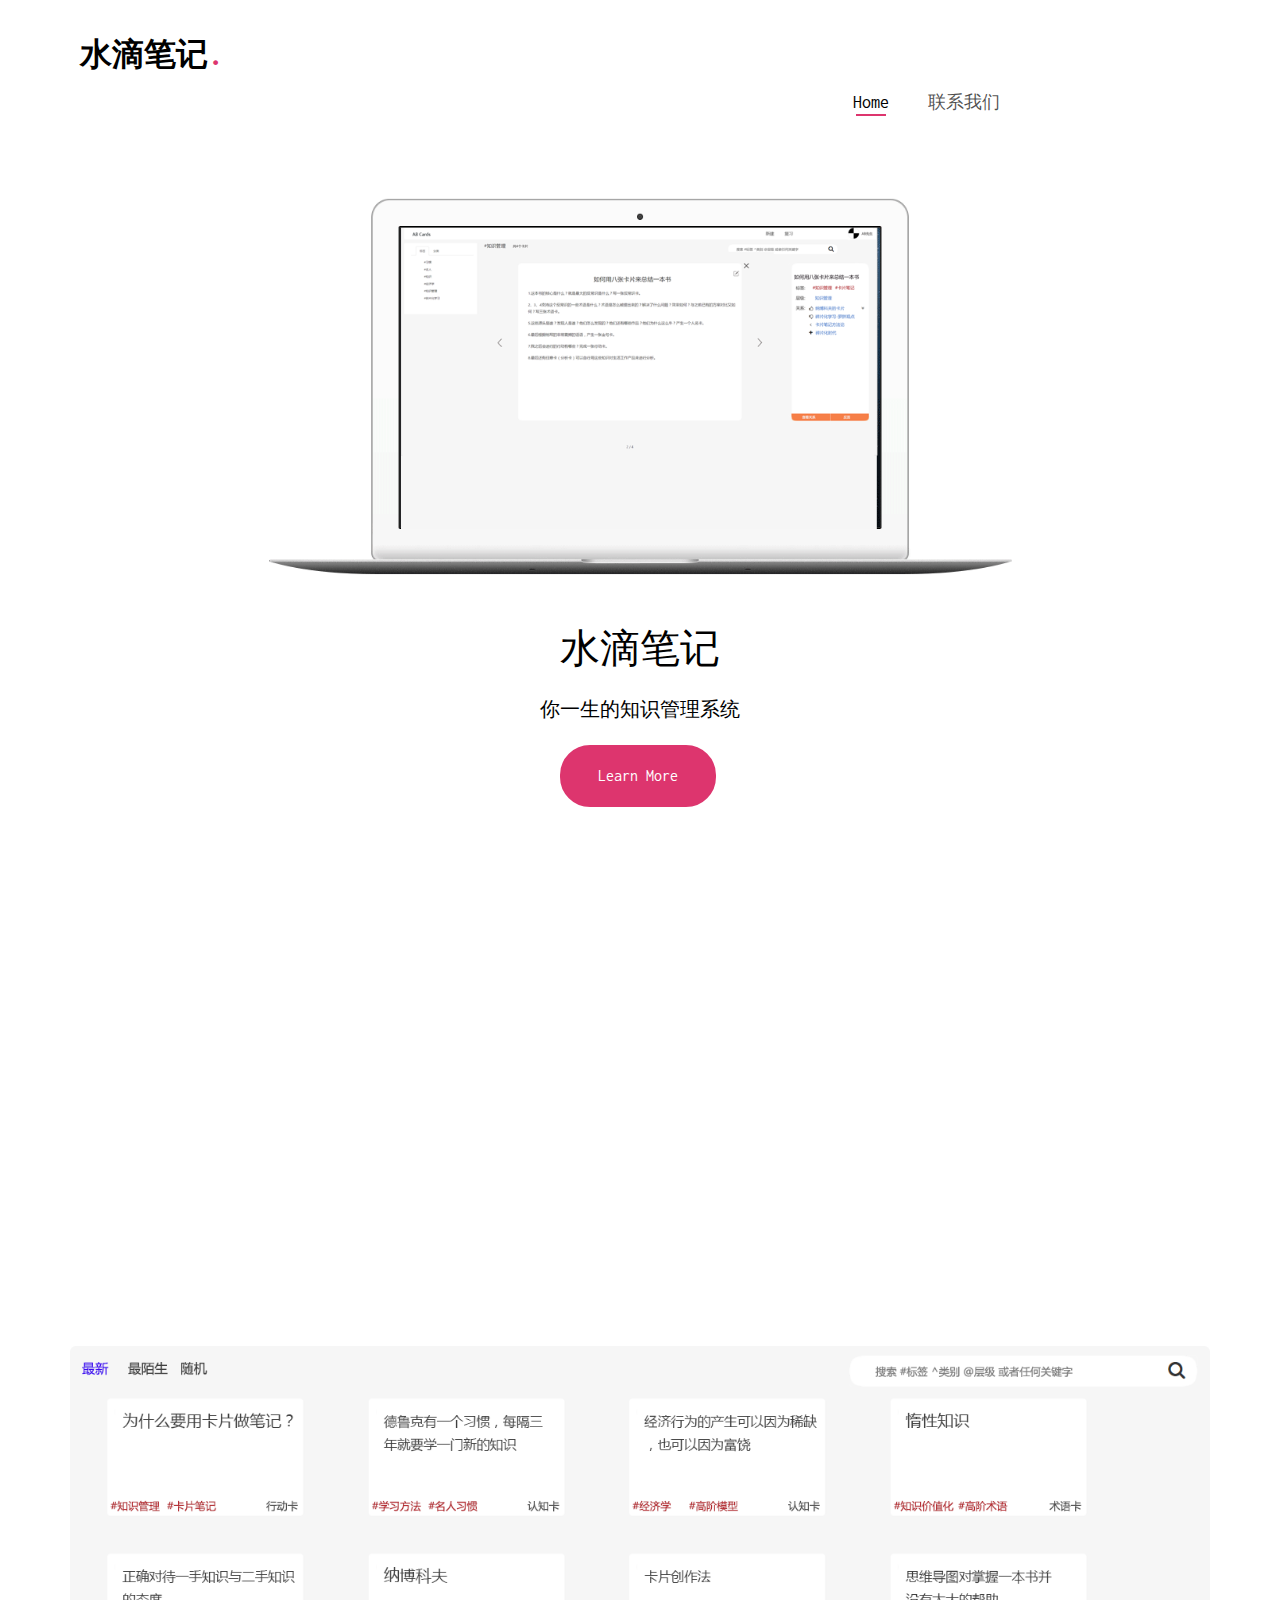
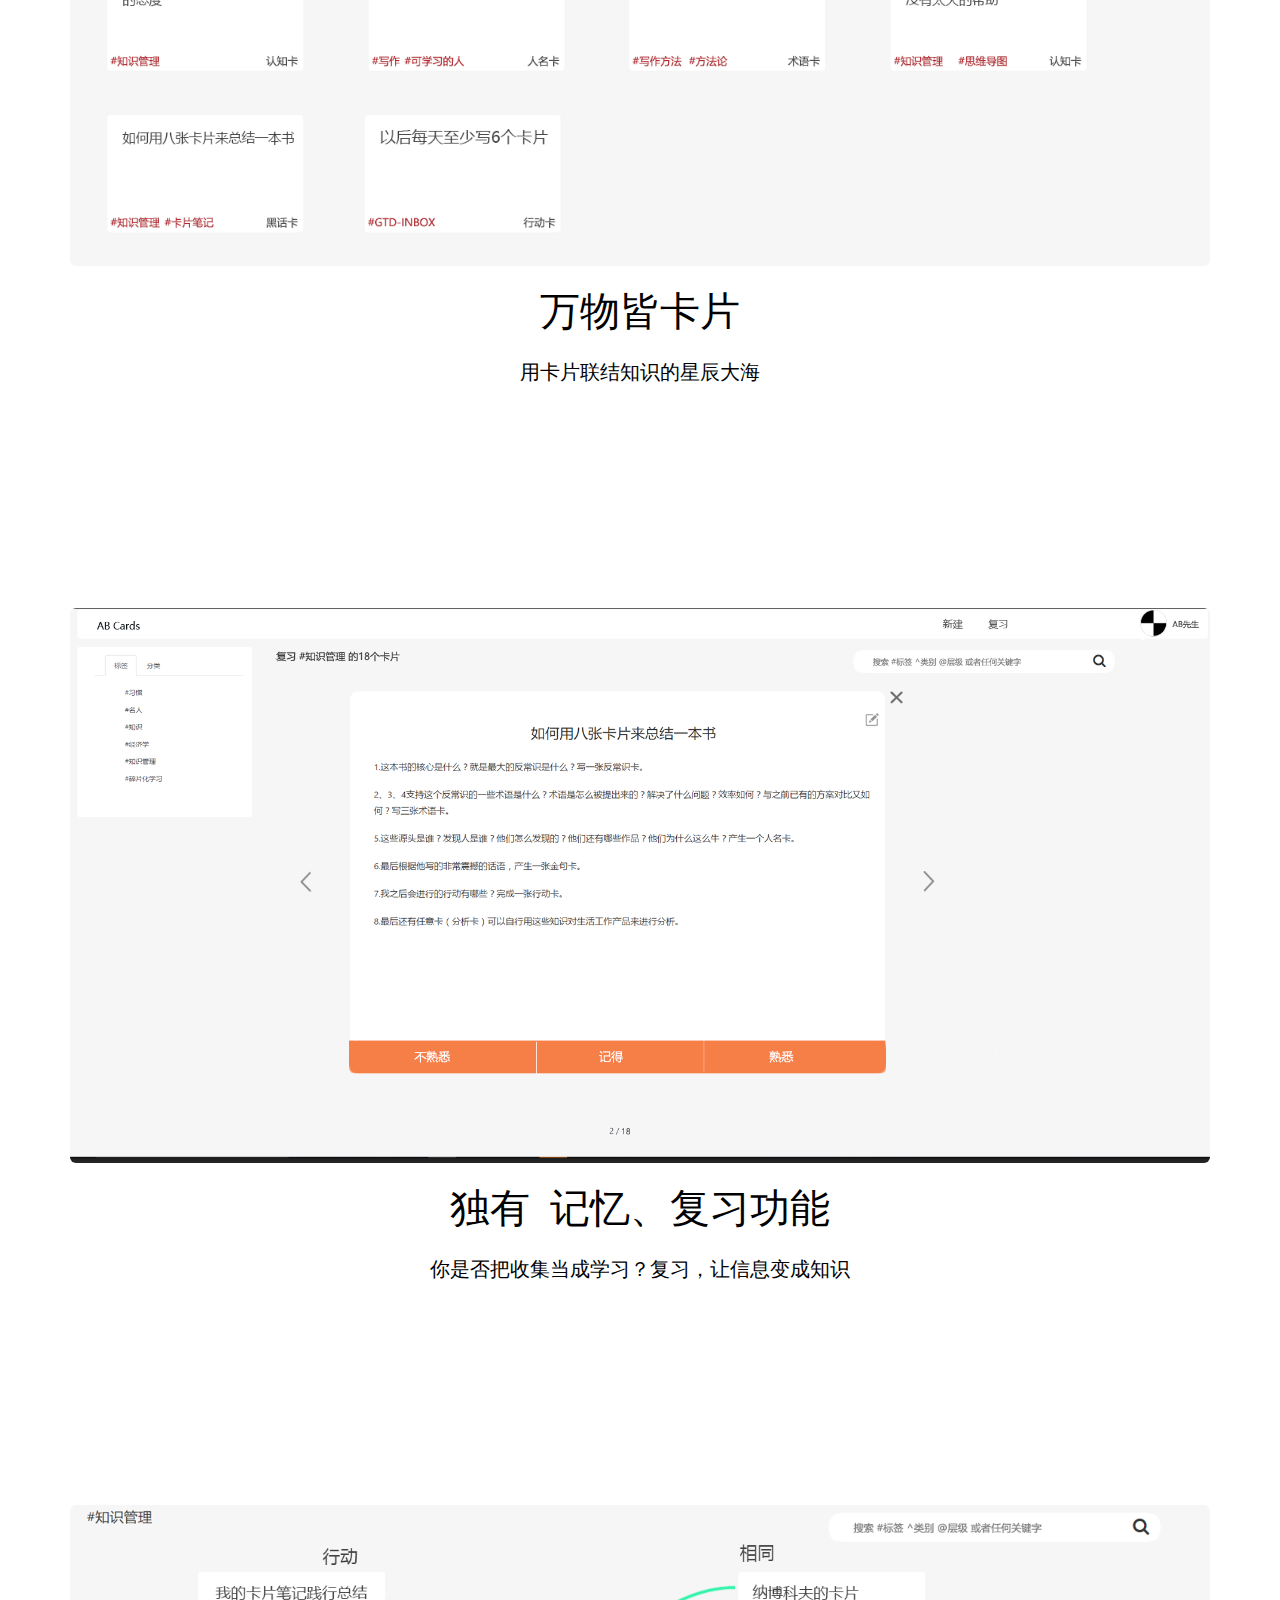
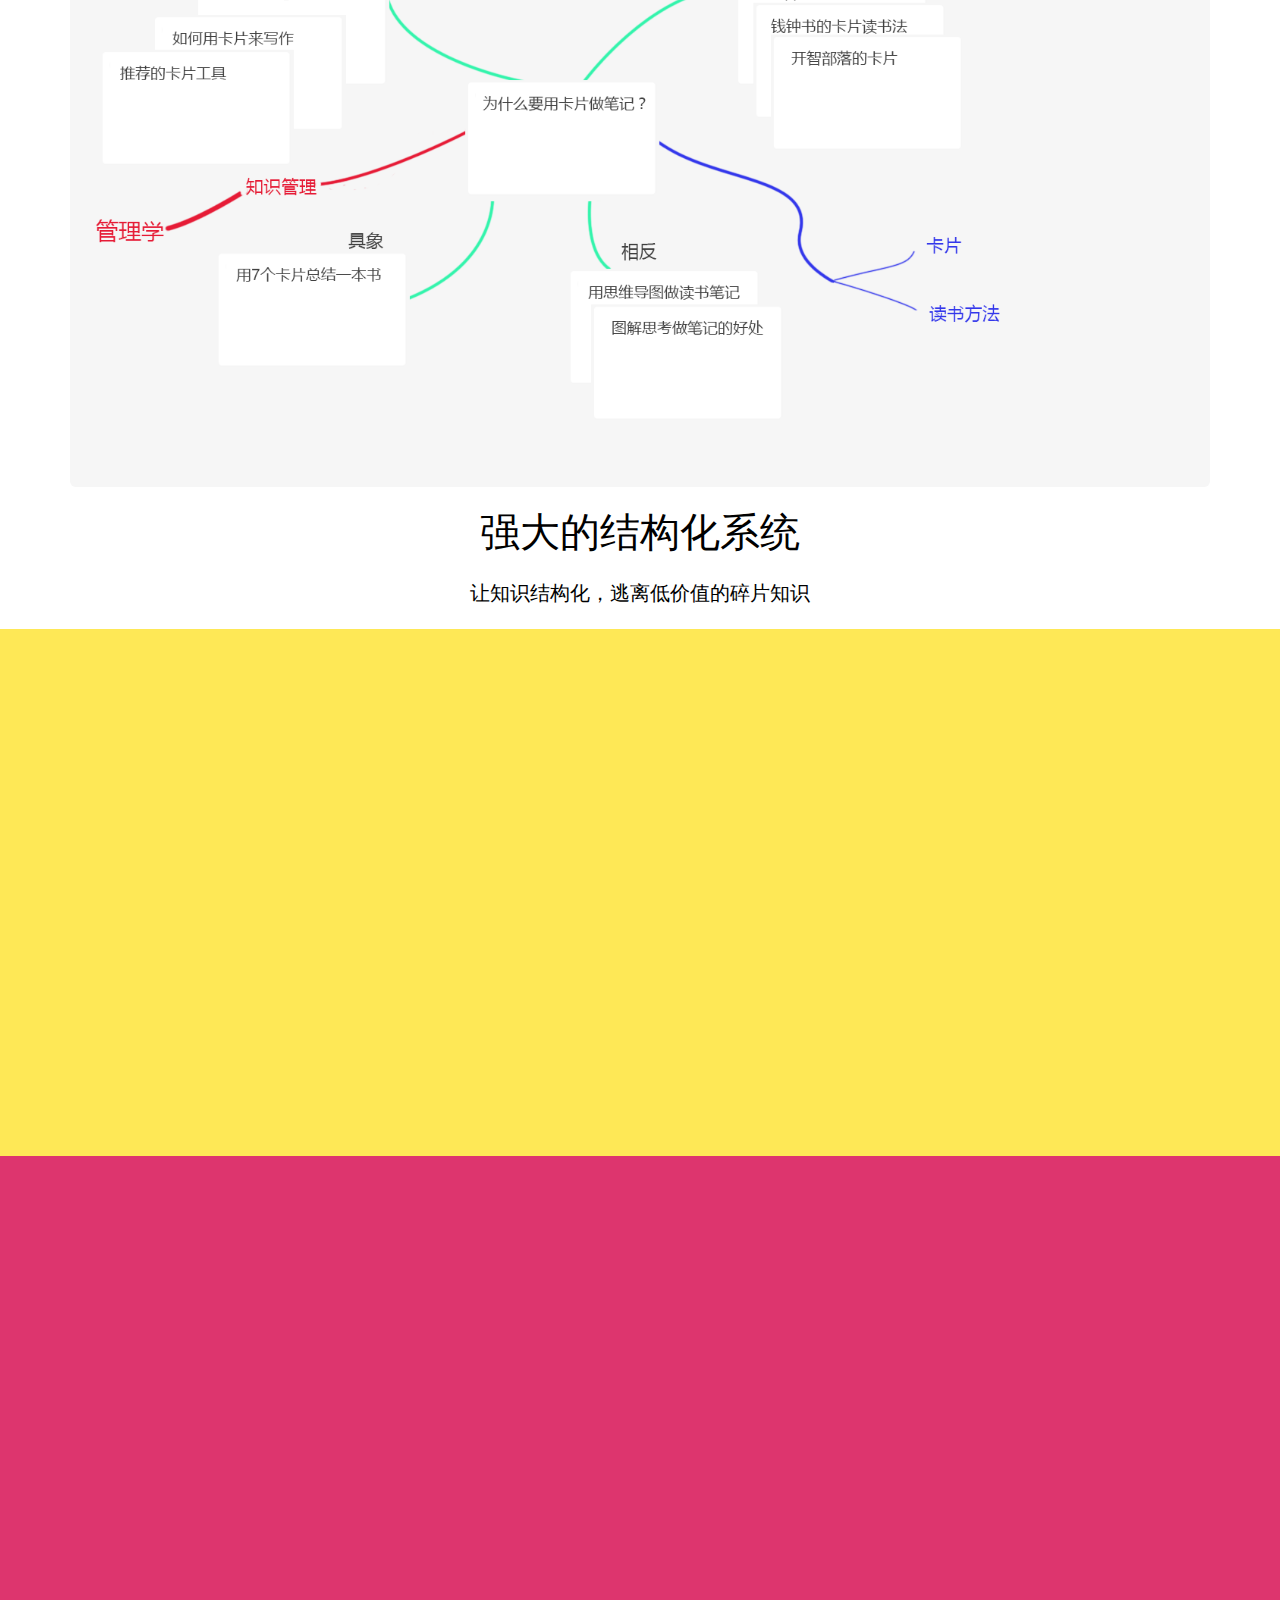
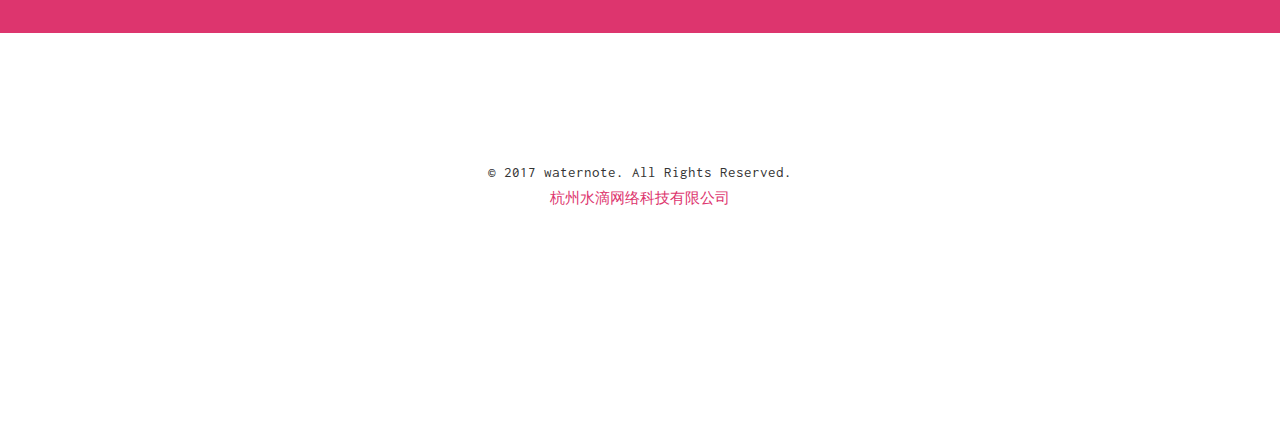
<file: index.html>
﻿<!DOCTYPE HTML>
<html>
	<head>
	<meta charset="utf-8">
	<meta http-equiv="X-UA-Compatible" content="IE=edge">
	<title>水滴笔记-你一生的知识管理系统</title>
	<meta name="viewport" content="width=device-width, initial-scale=1">
	<meta name="description" content="你一生的知识管理系统" />
	<meta name="keywords" content="水滴笔记" />
	<meta name="author" content="水滴笔记" />



  	<!-- Facebook and Twitter integration -->
	<meta property="og:title" content=""/>
	<meta property="og:image" content=""/>
	<meta property="og:url" content=""/>
	<meta property="og:site_name" content=""/>
	<meta property="og:description" content=""/>
	<meta name="twitter:title" content="" />
	<meta name="twitter:image" content="" />
	<meta name="twitter:url" content="" />
	<meta name="twitter:card" content="" />

	<!-- <link href="https://fonts.googleapis.com/css?family=Work+Sans:300,400,500,700,800" rel="stylesheet">	 -->
	<link href="https://fonts.googleapis.com/css?family=Inconsolata:400,700" rel="stylesheet">

	<!-- Animate.css -->
	<link rel="stylesheet" href="css/animate.css">
	<!-- Icomoon Icon Fonts-->
	<link rel="stylesheet" href="css/icomoon.css">
	<!-- Bootstrap  -->
	<link rel="stylesheet" href="css/bootstrap.css">
	<!-- Flexslider  -->
	<link rel="stylesheet" href="css/flexslider.css">

	<!-- Theme style  -->
	<link rel="stylesheet" href="css/style.css">

	<!-- Modernizr JS -->
	<script src="js/modernizr-2.6.2.min.js"></script>
	<!-- FOR IE9 below -->
	<!--[if lt IE 9]>
	<script src="js/respond.min.js"></script>
	<![endif]-->

	</head>
	<body>

	<div class="fh5co-loader"></div>

	<div id="page">
	<nav class="fh5co-nav" role="navigation">
		<div class="top-menu">
			<div class="container">
				<div class="row">
					<div class="col-xs-2" style="width:50%">
						<div id="fh5co-logo"><a href="index.html">水滴笔记<span>.</span></a></div>
					</div>
					<div class="col-xs-10 text-right menu-1">
						<ul>
							<li class="active"><a href="index.html">Home</a></li>

							<!--
							<li class="has-dropdown">
								<a href="blog.html">Blog</a>
								<ul class="dropdown">
									<li><a href="#">Web Design</a></li>
									<li><a href="#">eCommerce</a></li>
									<li><a href="#">Branding</a></li>
									<li><a href="#">API</a></li>
								</ul>
							</li>
							<li><a href="about.html">About</a></li>
							-->

							<li><a href="contact.html">联系我们</a></li>
							<!--
								<li class="btn-cta"><a href="#"><span>Login</span></a></li>
							-->
						</ul>
					</div>
				</div>

			</div>
		</div>
	</nav>

	<header id="fh5co-header" class="fh5co-cover js-fullheight" role="banner">
		<div class="overlay"></div>
		<div class="container">

			<div class="row">
				<div class="col-md-8 col-md-offset-2 text-center">
					<div class="display-t js-fullheight">
							<img src="images/p5.png" alt="Free HTML5 Bootstrap Template" class="img-responsive img-rounded" style="margin:20px auto;float:center;" >
							<h1 style="font-size: 40px;line-height: 1.3;font-weight: 300;">水滴笔记</h1>
							<h2 style="    font-size: 20px;line-height: 1.5;">你一生的知识管理系统</h2>
							<p><a class="btn btn-primary btn-lg btn-learn" href="#fh5----1" >Learn More</a></p>

					</div>
				</div>
			</div>
		</div>
	</header>

	<header id="fh5----1" class="fh5co-cover " role="banner" >

		<div class="overlay"></div>
		<div class="container text-center" >
										<img src="images/p1.png" alt="Free HTML5 Bootstrap Template" class="img-responsive img-rounded" style="margin:20px auto;width:100%;height:100%;margin-top:300px;" >
																		<h1 style="font-size: 40px;line-height: 1.3;font-weight: 300;">万物皆卡片</h1>
											<h2 style="    font-size: 20px;line-height: 1.5;">用卡片联结知识的星辰大海</a></h2>




		</div>
	</header>



	<header class="fh5co-cover " role="banner" >

		<div class="overlay"></div>
		<div class="container text-center" >
										<img src="images/p2.png" alt="Free HTML5 Bootstrap Template" class="img-responsive img-rounded" style="margin:20px auto;width:100%;height:100%;margin-top:200px;" >
																		<h1 style="font-size: 40px;line-height: 1.3;font-weight: 300;">	独有 记忆、复习功能</h1>
											<h2 style="    font-size: 20px;line-height: 1.5;">你是否把收集当成学习？复习，让信息变成知识</a></h2>




		</div>
	</header>

	<header class="fh5co-cover " role="banner" >

		<div class="overlay"></div>
		<div class="container text-center" >
										<img src="images/p3.png" alt="Free HTML5 Bootstrap Template" class="img-responsive img-rounded" style="margin:20px auto;width:100%;height:100%;margin-top:200px;" >
																		<h1 style="font-size: 40px;line-height: 1.3;font-weight: 300;">强大的结构化系统</h1>
											<h2 style="    font-size: 20px;line-height: 1.5;">让知识结构化，逃离低价值的碎片知识</a></h2>




		</div>
	</header>

	<div id="fh5co-features">
		<div class="container">
			<div class="services-padding">
				<div class="row">
					<div class="col-md-4 animate-box">
						<div class="feature-left">
							<span class="icon">
								<i class="icon-hotairballoon"></i>
							</span>
							<div class="feature-copy">
								<h3>卡片系统</h3>
								<p>万物皆卡片，一张卡片为一个知识点，降低启动难度，提高卡片质量</p>

							</div>
						</div>
					</div>

					<div class="col-md-4 animate-box">
						<div class="feature-left">
							<span class="icon">
								<i class="icon-search"></i>
							</span>
							<div class="feature-copy">
								<h3>复习功能</h3>
								<p>统计熟悉度，用专业化的复习系统，让你掌握知识</p>

							</div>
						</div>

					</div>
					<div class="col-md-4 animate-box">
						<div class="feature-left">
							<span class="icon">
								<i class="icon-wallet"></i>
							</span>
							<div class="feature-copy">
								<h3>自由书写</h3>
								<p>支持markdown、富文本编辑，让书写更加流畅</p>

							</div>
						</div>
					</div>
				</div>


				<div class="row">
					<div class="col-md-4 animate-box">

						<div class="feature-left">
							<span class="icon">
								<i class="icon-wine"></i>
							</span>
							<div class="feature-copy">
								<h3>标签、层级、类别</h3>
								<p>多维度属性，让你的知识更有结构，更加清晰</p>
							</div>
						</div>

					</div>

					<div class="col-md-4 animate-box">
						<div class="feature-left">
							<span class="icon">
								<i class="icon-genius"></i>
							</span>
							<div class="feature-copy">
								<h3>结构化</h3>
								<p>强大的卡片关系，让你的知识结构更加清晰</p>

							</div>
						</div>

					</div>
					<div class="col-md-4 animate-box">
						<div class="feature-left">
							<span class="icon">
								<i class="icon-chat"></i>
							</span>
							<div class="feature-copy">
								<h3>多平台、云同步</h3>
								<p>多个平台支持，采用云端同步，让你的知识触手可及</p>

							</div>
						</div>
					</div>
				</div>
			</div>
		</div>
	</div>







	<div id="fh5co-started">
		<div class="overlay"></div>
		<div class="container">
			<div class="row animate-box">
				<div class="col-md-8 col-md-offset-2 text-center fh5co-heading">
					<h2>HI </h2>
					<p>如果对产品有兴趣，愿意成为第一批用户，请联系我们</p>

					<p><a href="contact.html" class="btn btn-default btn-lg">Contact Us</a></p>
				</div>
			</div>
		</div>
	</div>

	<footer id="fh5co-footer" role="contentinfo">
		<div class="container">
			<div class="row row-pb-md">






			<div class="row copyright">
				<div class="col-md-12 text-center">
					<p>
						<small class="block">&copy; 2017 waternote. All Rights Reserved.</small>
						<small class="block"> <a  title="">杭州水滴网络科技有限公司</a></small>
					</p>
					<p>

					</p>
				</div>
			</div>

		</div>
	</footer>
	</div>

	<div class="gototop js-top">
		<a href="#" class="js-gotop"><i class="icon-arrow-up22"></i></a>
	</div>

	<!-- jQuery -->
	<script src="js/jquery.min.js"></script>
	<!-- jQuery Easing -->
	<script src="js/jquery.easing.1.3.js"></script>
	<!-- Bootstrap -->
	<script src="js/bootstrap.min.js"></script>
	<!-- Waypoints -->
	<script src="js/jquery.waypoints.min.js"></script>
	<!-- Flexslider -->
	<script src="js/jquery.flexslider-min.js"></script>
	<!-- Main -->
	<script src="js/main.js"></script>

	</body>
</html>
</file>
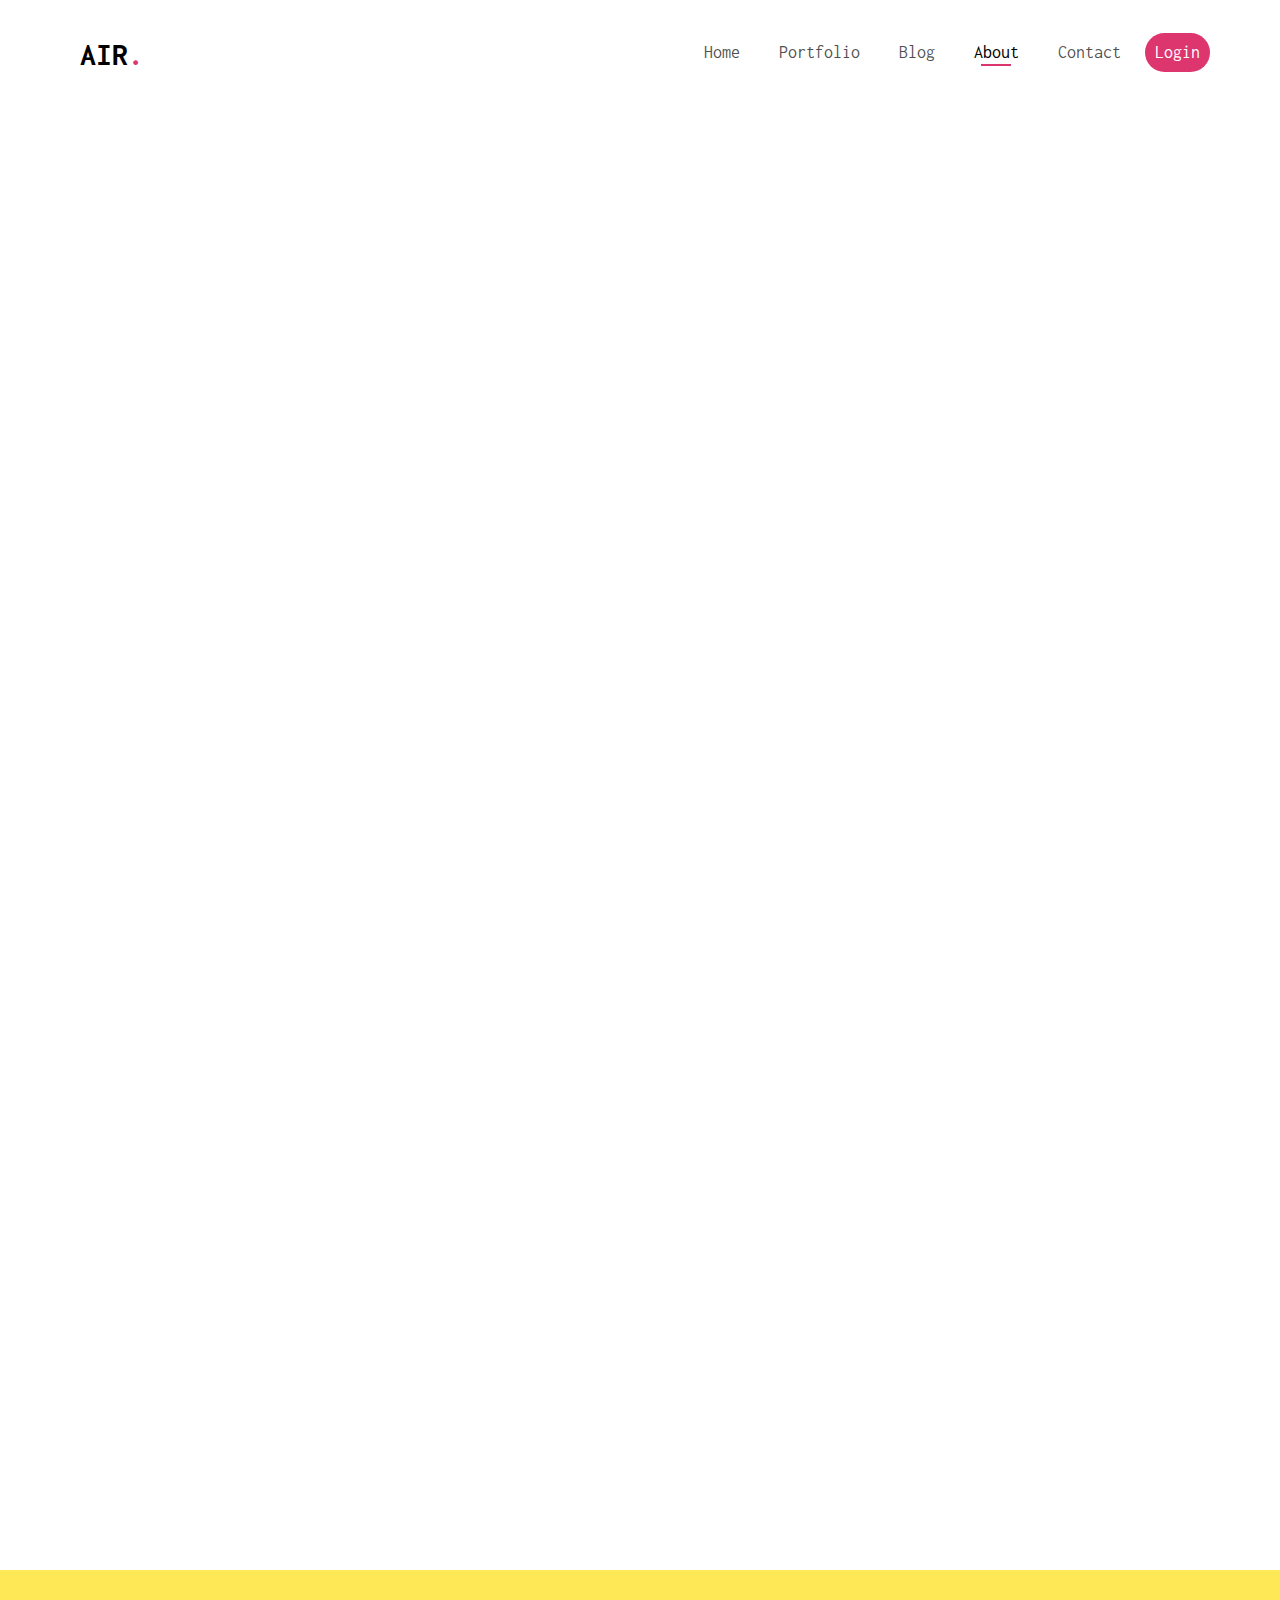
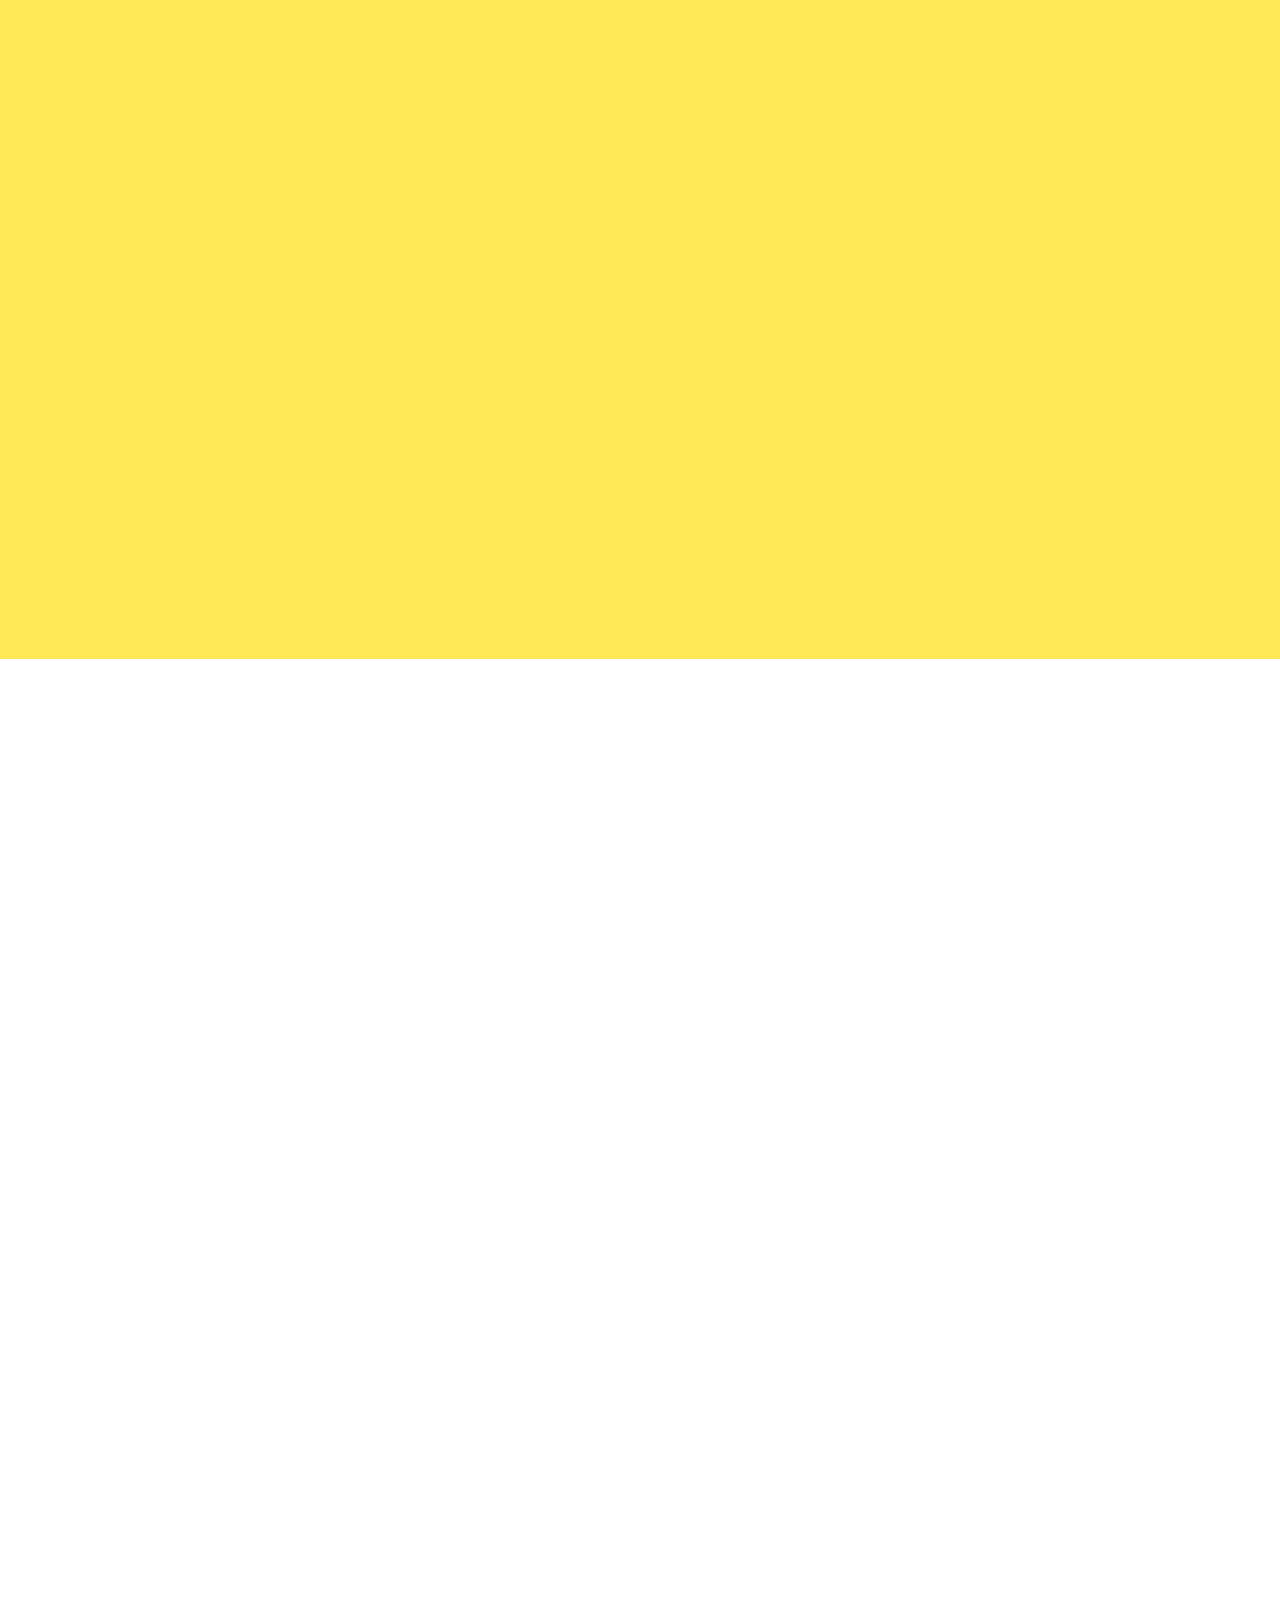
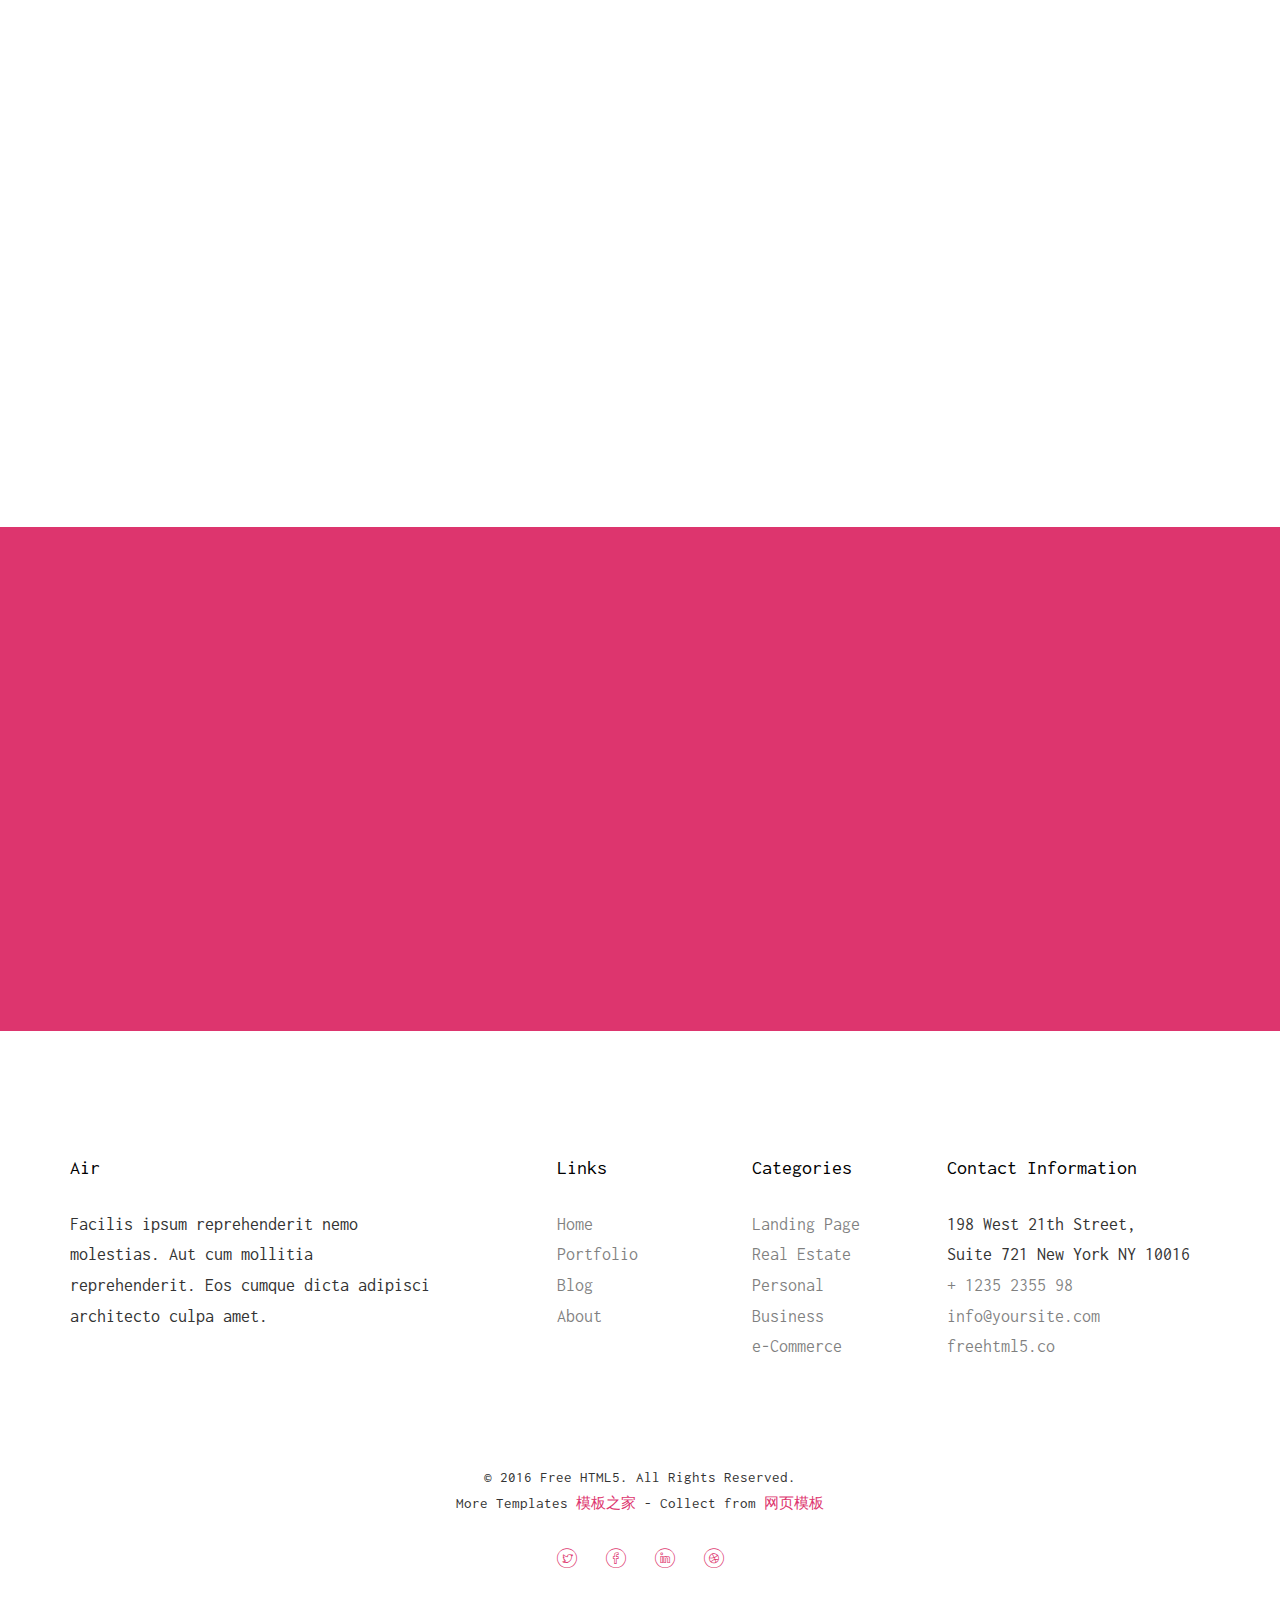
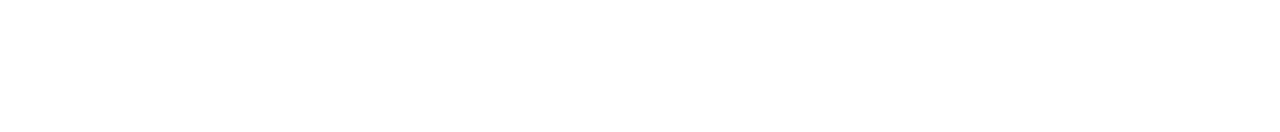
<file: about.html>
<!DOCTYPE HTML>
<html>
	<head>
	<meta charset="utf-8">
	<meta http-equiv="X-UA-Compatible" content="IE=edge">
	<title>Air &mdash; Free Website Template, Free HTML5 Template by freehtml5.co</title>
	<meta name="viewport" content="width=device-width, initial-scale=1">
	<meta name="description" content="Free HTML5 Website Template by freehtml5.co" />
	<meta name="keywords" content="free website templates, free html5, free template, free bootstrap, free website template, html5, css3, mobile first, responsive" />
	<meta name="author" content="freehtml5.co" />

	

  	<!-- Facebook and Twitter integration -->
	<meta property="og:title" content=""/>
	<meta property="og:image" content=""/>
	<meta property="og:url" content=""/>
	<meta property="og:site_name" content=""/>
	<meta property="og:description" content=""/>
	<meta name="twitter:title" content="" />
	<meta name="twitter:image" content="" />
	<meta name="twitter:url" content="" />
	<meta name="twitter:card" content="" />

	<!-- <link href="https://fonts.googleapis.com/css?family=Work+Sans:300,400,500,700,800" rel="stylesheet">	 -->
	<link href="https://fonts.googleapis.com/css?family=Inconsolata:400,700" rel="stylesheet">
	
	<!-- Animate.css -->
	<link rel="stylesheet" href="css/animate.css">
	<!-- Icomoon Icon Fonts-->
	<link rel="stylesheet" href="css/icomoon.css">
	<!-- Bootstrap  -->
	<link rel="stylesheet" href="css/bootstrap.css">
	<!-- Flexslider  -->
	<link rel="stylesheet" href="css/flexslider.css">

	<!-- Theme style  -->
	<link rel="stylesheet" href="css/style.css">

	<!-- Modernizr JS -->
	<script src="js/modernizr-2.6.2.min.js"></script>
	<!-- FOR IE9 below -->
	<!--[if lt IE 9]>
	<script src="js/respond.min.js"></script>
	<![endif]-->

	</head>
	<body>
		
	<div class="fh5co-loader"></div>
	
	<div id="page">
	<nav class="fh5co-nav" role="navigation">
		<div class="top-menu">
			<div class="container">
				<div class="row">
					<div class="col-xs-2">
						<div id="fh5co-logo"><a href="index.html">Air<span>.</span></a></div>
					</div>
					<div class="col-xs-10 text-right menu-1">
						<ul>
							<li><a href="index.html">Home</a></li>
							<li><a href="portfolio.html">Portfolio</a></li>
							<li class="has-dropdown">
								<a href="blog.html">Blog</a>
								<ul class="dropdown">
									<li><a href="#">Web Design</a></li>
									<li><a href="#">eCommerce</a></li>
									<li><a href="#">Branding</a></li>
									<li><a href="#">API</a></li>
								</ul>
							</li>
							<li class="active"><a href="about.html">About</a></li>
							<li><a href="contact.html">Contact</a></li>
							<li class="btn-cta"><a href="#"><span>Login</span></a></li>
						</ul>
					</div>
				</div>
				
			</div>
		</div>
	</nav>

	<div id="fh5co-about">
		<div class="container">
			<div class="row animate-box">
				<div class="col-md-8 col-md-offset-2 text-center fh5co-heading">
					<h2>About Us</h2>
					<p>Far far away, behind the word mountains, far from the countries Vokalia and Consonantia.</p>
				</div>
			</div>
			<div class="row animate-box">
				<div class="col-md-6 col-md-offset-3 text-center heading-section">
					<h3>Our History</h3>
					<p>Far far away, behind the word mountains, far from the countries Vokalia and Consonantia, there live the blind texts.</p>
				</div>
			</div>

			<div class="row row-bottom-padded-md">
				<div class="col-md-12 text-center animate-box">
					<p><img src="images/cover_bg_1.jpg" alt="Free HTML5 Bootstrap Template" class="img-responsive img-rounded"></p>
				</div>
			</div>
		</div>
	</div>

	<div id="fh5co-features">
		<div class="container">
			<div class="services-padding">
				<div class="row">
					<div class="col-md-4 animate-box">
						<div class="feature-left">
							<span class="icon">
								<i class="icon-hotairballoon"></i>
							</span>
							<div class="feature-copy">
								<h3>Marketing</h3>
								<p>Facilis ipsum reprehenderit nemo molestias. Aut cum mollitia reprehenderit.</p>
								<p><a href="#">Learn More <i class="icon-arrow-right22"></i></a></p>
							</div>
						</div>
					</div>

					<div class="col-md-4 animate-box">
						<div class="feature-left">
							<span class="icon">
								<i class="icon-search"></i>
							</span>
							<div class="feature-copy">
								<h3>Search Engine</h3>
								<p>Facilis ipsum reprehenderit nemo molestias. Aut cum mollitia reprehenderit.</p>
								<p><a href="#">Learn More <i class="icon-arrow-right22"></i></a></p>
							</div>
						</div>

					</div>
					<div class="col-md-4 animate-box">
						<div class="feature-left">
							<span class="icon">
								<i class="icon-wallet"></i>
							</span>
							<div class="feature-copy">
								<h3>Earn Money</h3>
								<p>Facilis ipsum reprehenderit nemo molestias. Aut cum mollitia reprehenderit.</p>
								<p><a href="#">Learn More <i class="icon-arrow-right22"></i></a></p>
							</div>
						</div>
					</div>
				</div>


				<div class="row">
					<div class="col-md-4 animate-box">

						<div class="feature-left">
							<span class="icon">
								<i class="icon-wine"></i>
							</span>
							<div class="feature-copy">
								<h3>Entrepreneur</h3>
								<p>Facilis ipsum reprehenderit nemo molestias. Aut cum mollitia reprehenderit.</p>
								<p><a href="#">Learn More <i class="icon-arrow-right22"></i></a></p>
							</div>
						</div>

					</div>

					<div class="col-md-4 animate-box">
						<div class="feature-left">
							<span class="icon">
								<i class="icon-genius"></i>
							</span>
							<div class="feature-copy">
								<h3>Stragic Plan</h3>
								<p>Facilis ipsum reprehenderit nemo molestias. Aut cum mollitia reprehenderit.</p>
								<p><a href="#">Learn More <i class="icon-arrow-right22"></i></a></p>
							</div>
						</div>

					</div>
					<div class="col-md-4 animate-box">
						<div class="feature-left">
							<span class="icon">
								<i class="icon-chat"></i>
							</span>
							<div class="feature-copy">
								<h3>Support</h3>
								<p>Facilis ipsum reprehenderit nemo molestias. Aut cum mollitia reprehenderit.</p>
								<p><a href="#">Learn More <i class="icon-arrow-right22"></i></a></p>
							</div>
						</div>
					</div>
				</div>
			</div>
		</div>
	</div>

	<div id="fh5co-content-section">
		<div class="container">
			<div class="row row-bottom-padded-md">
				<div class="col-md-8 col-md-offset-2 text-center heading-section animate-box">
					<h3>Our Team</h3>
					<p>Lorem ipsum dolor sit amet, consectetur adipisicing elit. Velit est facilis maiores, perspiciatis accusamus asperiores sint consequuntur debitis.</p>
				</div>
			</div>
		</div>
		<div class="container">
			<div class="row">
				<div class="col-md-4">
					<div class="fh5co-team text-center animate-box">
						<figure>
							<img src="images/user-1.jpg" alt="user">
						</figure>
						<p>Jean Doe, XYZ Co. <br> <span class="text-mute">Designer</span></p>
						<blockquote>
							<p>Far far away, behind the word mountains, far from the countries Vokalia and Consonantia, there live the blind texts. Far far away, behind the word mountains, far from the countries Vokalia and Consonantia, there live the blind texts.</p>
						</blockquote>
						

					</div>
				</div>
				<div class="col-md-4">
					<div class="fh5co-team text-center animate-box">
						<figure>
							<img src="images/user-2.jpg" alt="user">
						</figure>
						<p>Jean Doe, XYZ Co. <br> <span class="text-mute">Developer</span></p>
						<blockquote>
							<p>Far far away, behind the word mountains, far from the countries Vokalia and Consonantia, there live the blind texts. Far far away, behind the word mountains, far from the countries Vokalia and Consonantia, there live the blind texts.</p>
						</blockquote>
						
					</div>
				</div>
				<div class="col-md-4">
					<div class="fh5co-team text-center animate-box">
						<figure>
							<img src="images/user-3.jpg" alt="user">
						</figure>
						<p>Jean Doe, XYZ Co. <br> <span class="text-mute">Photographer</span></p>
						<blockquote>
							<p>Far far away, behind the word mountains, far from the countries Vokalia and Consonantia, there live the blind texts. Far far away, behind the word mountains, far from the countries Vokalia and Consonantia, there live the blind texts.</p>
						</blockquote>
						
					</div>
				</div>
			</div>


			<div class="row">
				<div class="col-md-4">
					<div class="fh5co-team text-center animate-box">
						<figure>
							<img src="images/user-1.jpg" alt="user">
						</figure>
						<p>Jean Doe, XYZ Co. <br> <span class="text-mute">Designer</span></p>
						<blockquote>
							<p>Far far away, behind the word mountains, far from the countries Vokalia and Consonantia, there live the blind texts. Far far away, behind the word mountains, far from the countries Vokalia and Consonantia, there live the blind texts.</p>
						</blockquote>
						

					</div>
				</div>
				<div class="col-md-4">
					<div class="fh5co-team text-center animate-box">
						<figure>
							<img src="images/user-2.jpg" alt="user">
						</figure>
						<p>Jean Doe, XYZ Co. <br> <span class="text-mute">Developer</span></p>
						<blockquote>
							<p>Far far away, behind the word mountains, far from the countries Vokalia and Consonantia, there live the blind texts. Far far away, behind the word mountains, far from the countries Vokalia and Consonantia, there live the blind texts.</p>
						</blockquote>
						
					</div>
				</div>
				<div class="col-md-4">
					<div class="fh5co-team text-center animate-box">
						<figure>
							<img src="images/user-3.jpg" alt="user">
						</figure>
						<p>Jean Doe, XYZ Co. <br> <span class="text-mute">Photographer</span></p>
						<blockquote>
							<p>Far far away, behind the word mountains, far from the countries Vokalia and Consonantia, there live the blind texts. Far far away, behind the word mountains, far from the countries Vokalia and Consonantia, there live the blind texts.</p>
						</blockquote>
						
					</div>
				</div>
			</div>
		</div>
	</div>
	
	<div id="fh5co-started">
		<div class="overlay"></div>
		<div class="container">
			<div class="row animate-box">
				<div class="col-md-8 col-md-offset-2 text-center fh5co-heading">
					<h2>Hire Us!</h2>
					<p>Facilis ipsum reprehenderit nemo molestias. Aut cum mollitia reprehenderit. Eos cumque dicta adipisci architecto culpa amet.</p>
					<p><a href="#" class="btn btn-default btn-lg">Contact Us</a></p>
				</div>
			</div>
		</div>
	</div>

	<footer id="fh5co-footer" role="contentinfo">
		<div class="container">
			<div class="row row-pb-md">
				<div class="col-md-4 fh5co-widget">
					<h4>Air</h4>
					<p>Facilis ipsum reprehenderit nemo molestias. Aut cum mollitia reprehenderit. Eos cumque dicta adipisci architecto culpa amet.</p>
				</div>
				<div class="col-md-2 col-md-push-1 fh5co-widget">
					<h4>Links</h4>
					<ul class="fh5co-footer-links">
						<li><a href="#">Home</a></li>
						<li><a href="#">Portfolio</a></li>
						<li><a href="#">Blog</a></li>
						<li><a href="#">About</a></li>
					</ul>
				</div>

				<div class="col-md-2 col-md-push-1 fh5co-widget">
					<h4>Categories</h4>
					<ul class="fh5co-footer-links">
						<li><a href="#">Landing Page</a></li>
						<li><a href="#">Real Estate</a></li>
						<li><a href="#">Personal</a></li>
						<li><a href="#">Business</a></li>
						<li><a href="#">e-Commerce</a></li>
					</ul>
				</div>

				<div class="col-md-4 col-md-push-1 fh5co-widget">
					<h4>Contact Information</h4>
					<ul class="fh5co-footer-links">
						<li>198 West 21th Street, <br> Suite 721 New York NY 10016</li>
						<li><a href="tel://1234567920">+ 1235 2355 98</a></li>
						<li><a href="mailto:info@yoursite.com">info@yoursite.com</a></li>
						<li><a href="http://#">freehtml5.co</a></li>
					</ul>
				</div>

			</div>

			<div class="row copyright">
				<div class="col-md-12 text-center">
					<p>
						<small class="block">&copy; 2016 Free HTML5. All Rights Reserved.</small> 
						<small class="block">More Templates <a href="http://www.cssmoban.com/" target="_blank" title="模板之家">模板之家</a> - Collect from <a href="http://www.cssmoban.com/" title="网页模板" target="_blank">网页模板</a></small>
					</p>
					<p>
						<ul class="fh5co-social-icons">
							<li><a href="#"><i class="icon-twitter"></i></a></li>
							<li><a href="#"><i class="icon-facebook"></i></a></li>
							<li><a href="#"><i class="icon-linkedin"></i></a></li>
							<li><a href="#"><i class="icon-dribbble"></i></a></li>
						</ul>
					</p>
				</div>
			</div>

		</div>
	</footer>
	</div>

	<div class="gototop js-top">
		<a href="#" class="js-gotop"><i class="icon-arrow-up22"></i></a>
	</div>
	
	<!-- jQuery -->
	<script src="js/jquery.min.js"></script>
	<!-- jQuery Easing -->
	<script src="js/jquery.easing.1.3.js"></script>
	<!-- Bootstrap -->
	<script src="js/bootstrap.min.js"></script>
	<!-- Waypoints -->
	<script src="js/jquery.waypoints.min.js"></script>
	<!-- Flexslider -->
	<script src="js/jquery.flexslider-min.js"></script>
	<!-- Main -->
	<script src="js/main.js"></script>

	</body>
</html>
</file>
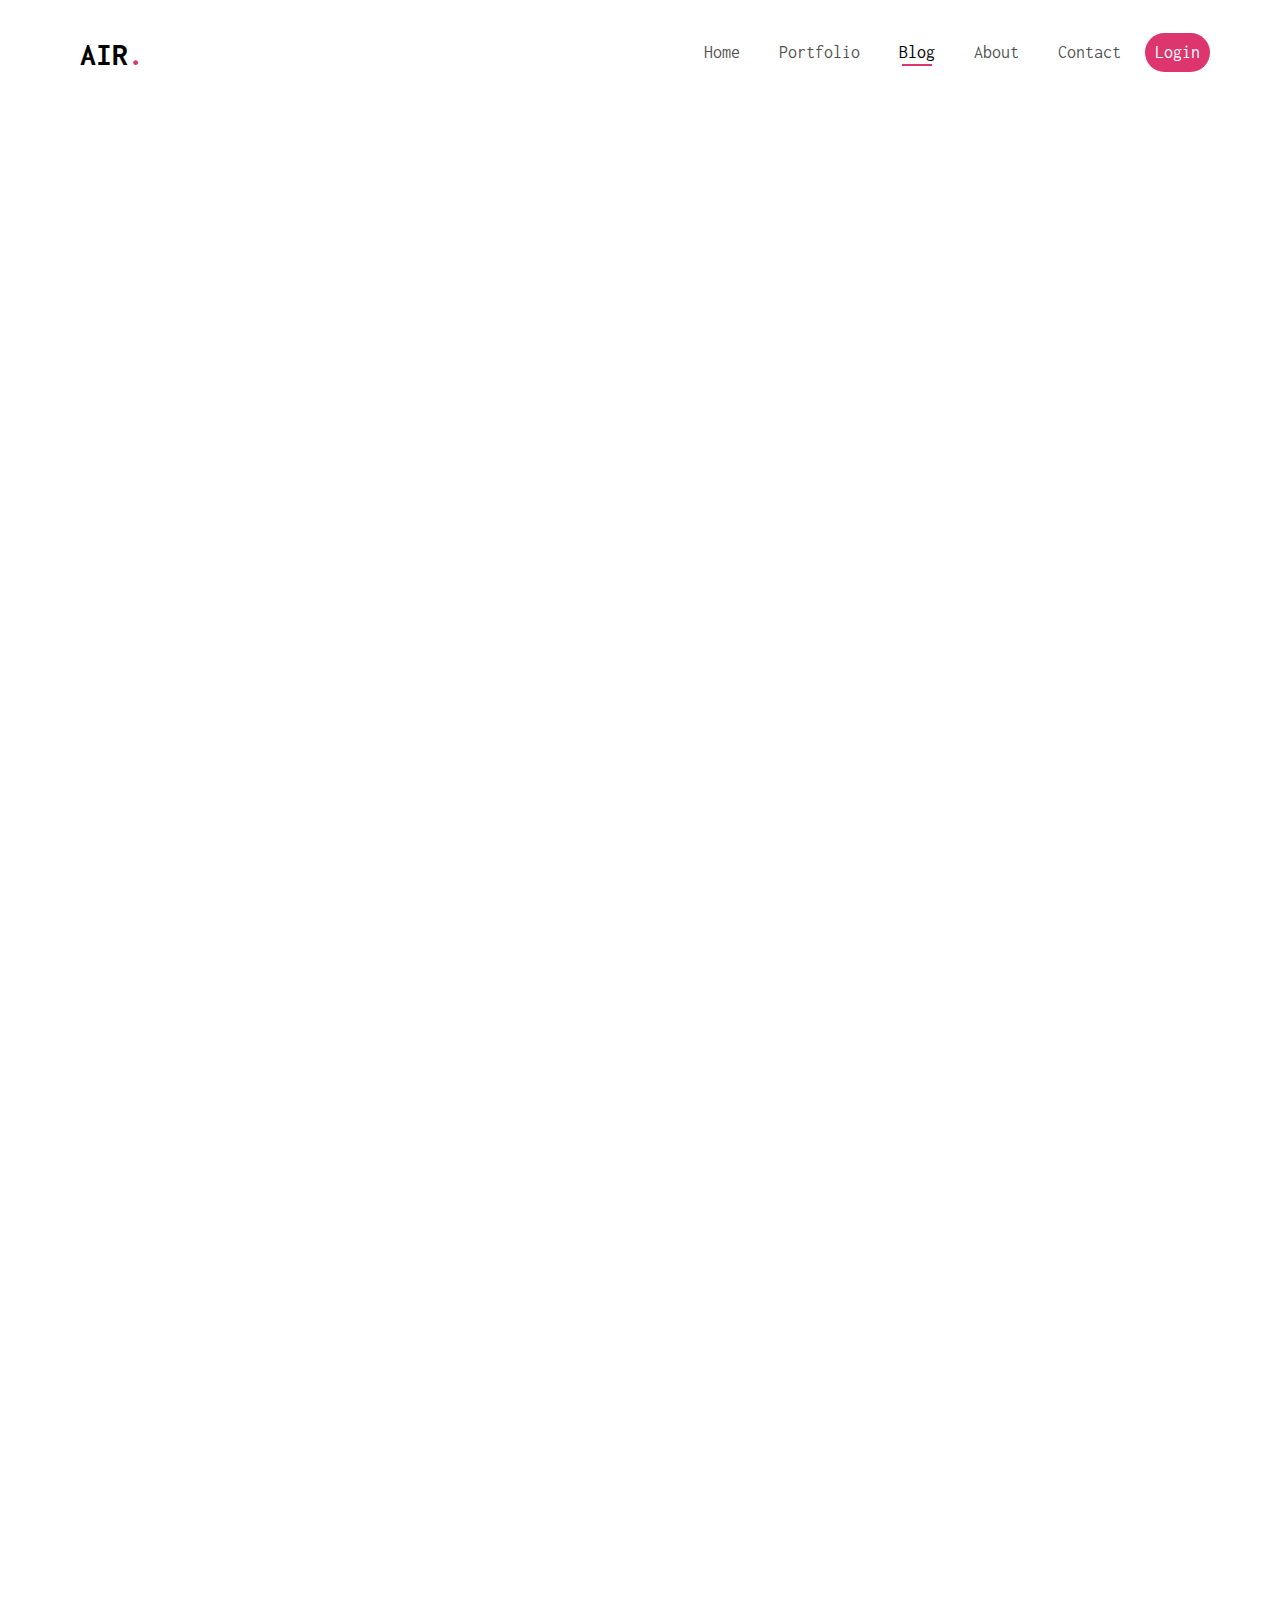
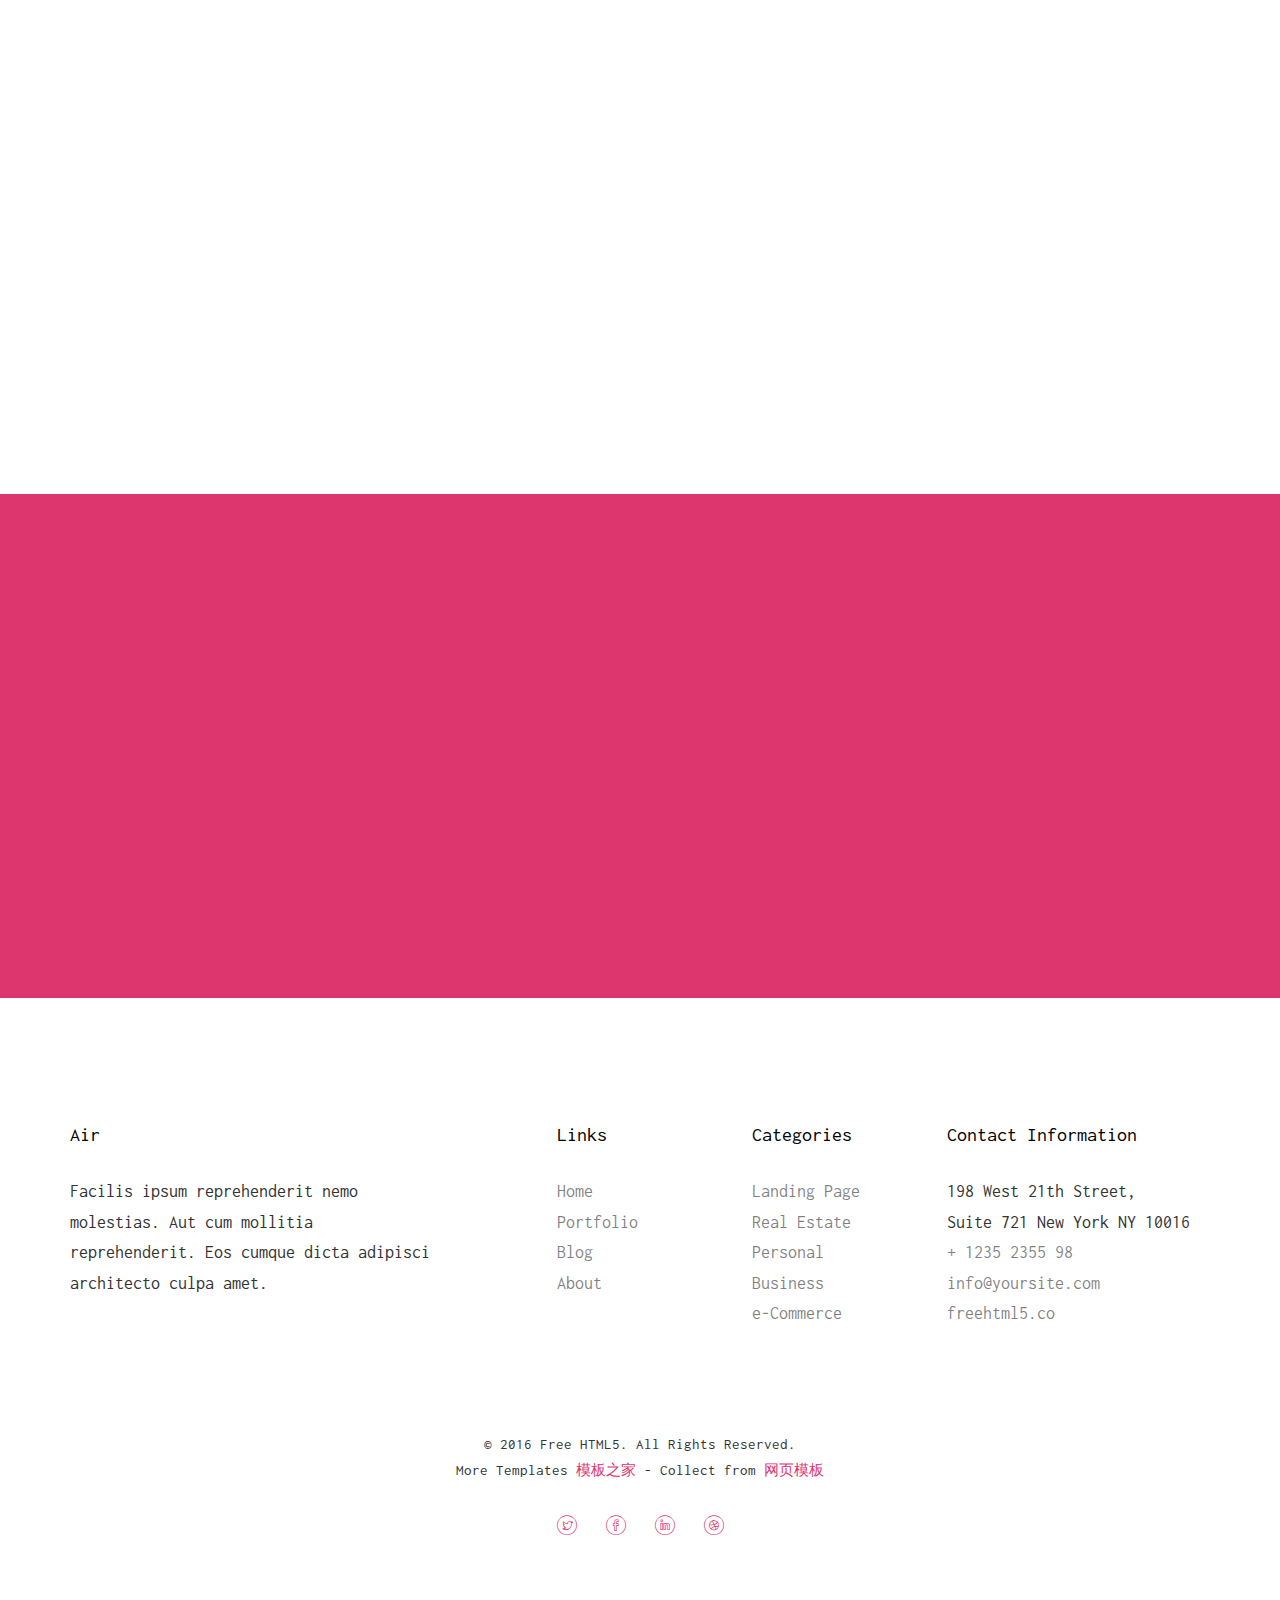
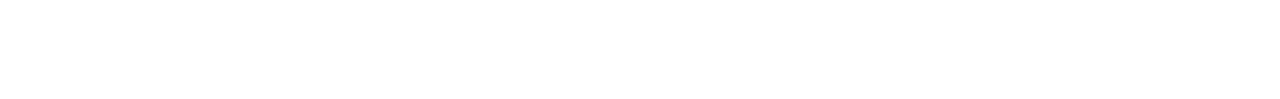
<file: blog.html>
<!DOCTYPE HTML>
<html>
	<head>
	<meta charset="utf-8">
	<meta http-equiv="X-UA-Compatible" content="IE=edge">
	<title>Air &mdash; Free Website Template, Free HTML5 Template by freehtml5.co</title>
	<meta name="viewport" content="width=device-width, initial-scale=1">
	<meta name="description" content="Free HTML5 Website Template by freehtml5.co" />
	<meta name="keywords" content="free website templates, free html5, free template, free bootstrap, free website template, html5, css3, mobile first, responsive" />
	<meta name="author" content="freehtml5.co" />

	

  	<!-- Facebook and Twitter integration -->
	<meta property="og:title" content=""/>
	<meta property="og:image" content=""/>
	<meta property="og:url" content=""/>
	<meta property="og:site_name" content=""/>
	<meta property="og:description" content=""/>
	<meta name="twitter:title" content="" />
	<meta name="twitter:image" content="" />
	<meta name="twitter:url" content="" />
	<meta name="twitter:card" content="" />

	<!-- <link href="https://fonts.googleapis.com/css?family=Work+Sans:300,400,500,700,800" rel="stylesheet">	 -->
	<link href="https://fonts.googleapis.com/css?family=Inconsolata:400,700" rel="stylesheet">
	
	<!-- Animate.css -->
	<link rel="stylesheet" href="css/animate.css">
	<!-- Icomoon Icon Fonts-->
	<link rel="stylesheet" href="css/icomoon.css">
	<!-- Bootstrap  -->
	<link rel="stylesheet" href="css/bootstrap.css">
	<!-- Flexslider  -->
	<link rel="stylesheet" href="css/flexslider.css">

	<!-- Theme style  -->
	<link rel="stylesheet" href="css/style.css">

	<!-- Modernizr JS -->
	<script src="js/modernizr-2.6.2.min.js"></script>
	<!-- FOR IE9 below -->
	<!--[if lt IE 9]>
	<script src="js/respond.min.js"></script>
	<![endif]-->

	</head>
	<body>
		
	<div class="fh5co-loader"></div>
	
	<div id="page">
	<nav class="fh5co-nav" role="navigation">
		<div class="top-menu">
			<div class="container">
				<div class="row">
					<div class="col-xs-2">
						<div id="fh5co-logo"><a href="index.html">Air<span>.</span></a></div>
					</div>
					<div class="col-xs-10 text-right menu-1">
						<ul>
							<li><a href="index.html">Home</a></li>
							<li><a href="portfolio.html">Portfolio</a></li>
							<li class="has-dropdown active">
								<a href="blog.html">Blog</a>
								<ul class="dropdown">
									<li><a href="#">Web Design</a></li>
									<li><a href="#">eCommerce</a></li>
									<li><a href="#">Branding</a></li>
									<li><a href="#">API</a></li>
								</ul>
							</li>
							<li><a href="about.html">About</a></li>
							<li><a href="contact.html">Contact</a></li>
							<li class="btn-cta"><a href="#"><span>Login</span></a></li>
						</ul>
					</div>
				</div>
				
			</div>
		</div>
	</nav>

	<div id="fh5co-blog">
		<div class="container">
			<div class="row animate-box">
				<div class="col-md-8 col-md-offset-2 text-center fh5co-heading">
					<h2>Our Blog</h2>
					<p>Far far away, behind the word mountains, far from the countries Vokalia and Consonantia.</p>
				</div>
			</div>
			<div class="row">
				<div class="col-md-4">
					<div class="fh5co-blog animate-box">
						<a href="#" class="blog-bg" style="background-image: url(images/blog-1.jpg);"></a>
						<div class="blog-text">
							<span class="posted_on">Feb. 15th 2016</span>
							<h3><a href="#">Photoshoot On The Street</a></h3>
							<p>Far far away, behind the word mountains, far from the countries Vokalia and Consonantia, there live the blind texts.</p>
							<ul class="stuff">
								<li><i class="icon-heart2"></i>249</li>
								<li><i class="icon-eye2"></i>1,308</li>
								<li><a href="#">Read More<i class="icon-arrow-right22"></i></a></li>
							</ul>
						</div> 
					</div>
				</div>
				<div class="col-md-4">
					<div class="fh5co-blog animate-box">
						<a href="#" class="blog-bg" style="background-image: url(images/blog-2.jpg);"></a>
						<div class="blog-text">
							<span class="posted_on">Feb. 15th 2016</span>
							<h3><a href="#">Surfing at Philippines</a></h3>
							<p>Far far away, behind the word mountains, far from the countries Vokalia and Consonantia, there live the blind texts.</p>
							<ul class="stuff">
								<li><i class="icon-heart2"></i>249</li>
								<li><i class="icon-eye2"></i>1,308</li>
								<li><a href="#">Read More<i class="icon-arrow-right22"></i></a></li>
							</ul>
						</div> 
					</div>
				</div>
				<div class="col-md-4">
					<div class="fh5co-blog animate-box">
						<a href="#" class="blog-bg" style="background-image: url(images/blog-3.jpg);"></a>
						<div class="blog-text">
							<span class="posted_on">Feb. 15th 2016</span>
							<h3><a href="#">Focus On Uderwater</a></h3>
							<p>Far far away, behind the word mountains, far from the countries Vokalia and Consonantia, there live the blind texts.</p>
							<ul class="stuff">
								<li><i class="icon-heart2"></i>249</li>
								<li><i class="icon-eye2"></i>1,308</li>
								<li><a href="#">Read More<i class="icon-arrow-right22"></i></a></li>
							</ul>
						</div> 
					</div>
				</div>
				<div class="col-md-4">
					<div class="fh5co-blog animate-box">
						<a href="#" class="blog-bg" style="background-image: url(images/blog-1.jpg);"></a>
						<div class="blog-text">
							<span class="posted_on">Feb. 15th 2016</span>
							<h3><a href="#">Photoshoot On The Street</a></h3>
							<p>Far far away, behind the word mountains, far from the countries Vokalia and Consonantia, there live the blind texts.</p>
							<ul class="stuff">
								<li><i class="icon-heart2"></i>249</li>
								<li><i class="icon-eye2"></i>1,308</li>
								<li><a href="#">Read More<i class="icon-arrow-right22"></i></a></li>
							</ul>
						</div> 
					</div>
				</div>
				<div class="col-md-4">
					<div class="fh5co-blog animate-box">
						<a href="#" class="blog-bg" style="background-image: url(images/blog-2.jpg);"></a>
						<div class="blog-text">
							<span class="posted_on">Feb. 15th 2016</span>
							<h3><a href="#">Surfing at Philippines</a></h3>
							<p>Far far away, behind the word mountains, far from the countries Vokalia and Consonantia, there live the blind texts.</p>
							<ul class="stuff">
								<li><i class="icon-heart2"></i>249</li>
								<li><i class="icon-eye2"></i>1,308</li>
								<li><a href="#">Read More<i class="icon-arrow-right22"></i></a></li>
							</ul>
						</div> 
					</div>
				</div>
				<div class="col-md-4">
					<div class="fh5co-blog animate-box">
						<a href="#" class="blog-bg" style="background-image: url(images/blog-3.jpg);"></a>
						<div class="blog-text">
							<span class="posted_on">Feb. 15th 2016</span>
							<h3><a href="#">Focus On Uderwater</a></h3>
							<p>Far far away, behind the word mountains, far from the countries Vokalia and Consonantia, there live the blind texts.</p>
							<ul class="stuff">
								<li><i class="icon-heart2"></i>249</li>
								<li><i class="icon-eye2"></i>1,308</li>
								<li><a href="#">Read More<i class="icon-arrow-right22"></i></a></li>
							</ul>
						</div> 
					</div>
				</div>
			</div>
		</div>
	</div>
	
	<div id="fh5co-started">
		<div class="overlay"></div>
		<div class="container">
			<div class="row animate-box">
				<div class="col-md-8 col-md-offset-2 text-center fh5co-heading">
					<h2>Hire Us!</h2>
					<p>Facilis ipsum reprehenderit nemo molestias. Aut cum mollitia reprehenderit. Eos cumque dicta adipisci architecto culpa amet.</p>
					<p><a href="#" class="btn btn-default btn-lg">Contact Us</a></p>
				</div>
			</div>
		</div>
	</div>

	<footer id="fh5co-footer" role="contentinfo">
		<div class="container">
			<div class="row row-pb-md">
				<div class="col-md-4 fh5co-widget">
					<h4>Air</h4>
					<p>Facilis ipsum reprehenderit nemo molestias. Aut cum mollitia reprehenderit. Eos cumque dicta adipisci architecto culpa amet.</p>
				</div>
				<div class="col-md-2 col-md-push-1 fh5co-widget">
					<h4>Links</h4>
					<ul class="fh5co-footer-links">
						<li><a href="#">Home</a></li>
						<li><a href="#">Portfolio</a></li>
						<li><a href="#">Blog</a></li>
						<li><a href="#">About</a></li>
					</ul>
				</div>

				<div class="col-md-2 col-md-push-1 fh5co-widget">
					<h4>Categories</h4>
					<ul class="fh5co-footer-links">
						<li><a href="#">Landing Page</a></li>
						<li><a href="#">Real Estate</a></li>
						<li><a href="#">Personal</a></li>
						<li><a href="#">Business</a></li>
						<li><a href="#">e-Commerce</a></li>
					</ul>
				</div>

				<div class="col-md-4 col-md-push-1 fh5co-widget">
					<h4>Contact Information</h4>
					<ul class="fh5co-footer-links">
						<li>198 West 21th Street, <br> Suite 721 New York NY 10016</li>
						<li><a href="tel://1234567920">+ 1235 2355 98</a></li>
						<li><a href="mailto:info@yoursite.com">info@yoursite.com</a></li>
						<li><a href="http://#">freehtml5.co</a></li>
					</ul>
				</div>

			</div>

			<div class="row copyright">
				<div class="col-md-12 text-center">
					<p>
						<small class="block">&copy; 2016 Free HTML5. All Rights Reserved.</small> 
						<small class="block">More Templates <a href="http://www.cssmoban.com/" target="_blank" title="模板之家">模板之家</a> - Collect from <a href="http://www.cssmoban.com/" title="网页模板" target="_blank">网页模板</a></small>
					</p>
					<p>
						<ul class="fh5co-social-icons">
							<li><a href="#"><i class="icon-twitter"></i></a></li>
							<li><a href="#"><i class="icon-facebook"></i></a></li>
							<li><a href="#"><i class="icon-linkedin"></i></a></li>
							<li><a href="#"><i class="icon-dribbble"></i></a></li>
						</ul>
					</p>
				</div>
			</div>

		</div>
	</footer>
	</div>

	<div class="gototop js-top">
		<a href="#" class="js-gotop"><i class="icon-arrow-up22"></i></a>
	</div>
	
	<!-- jQuery -->
	<script src="js/jquery.min.js"></script>
	<!-- jQuery Easing -->
	<script src="js/jquery.easing.1.3.js"></script>
	<!-- Bootstrap -->
	<script src="js/bootstrap.min.js"></script>
	<!-- Waypoints -->
	<script src="js/jquery.waypoints.min.js"></script>
	<!-- Flexslider -->
	<script src="js/jquery.flexslider-min.js"></script>
	<!-- Main -->
	<script src="js/main.js"></script>

	</body>
</html>
</file>
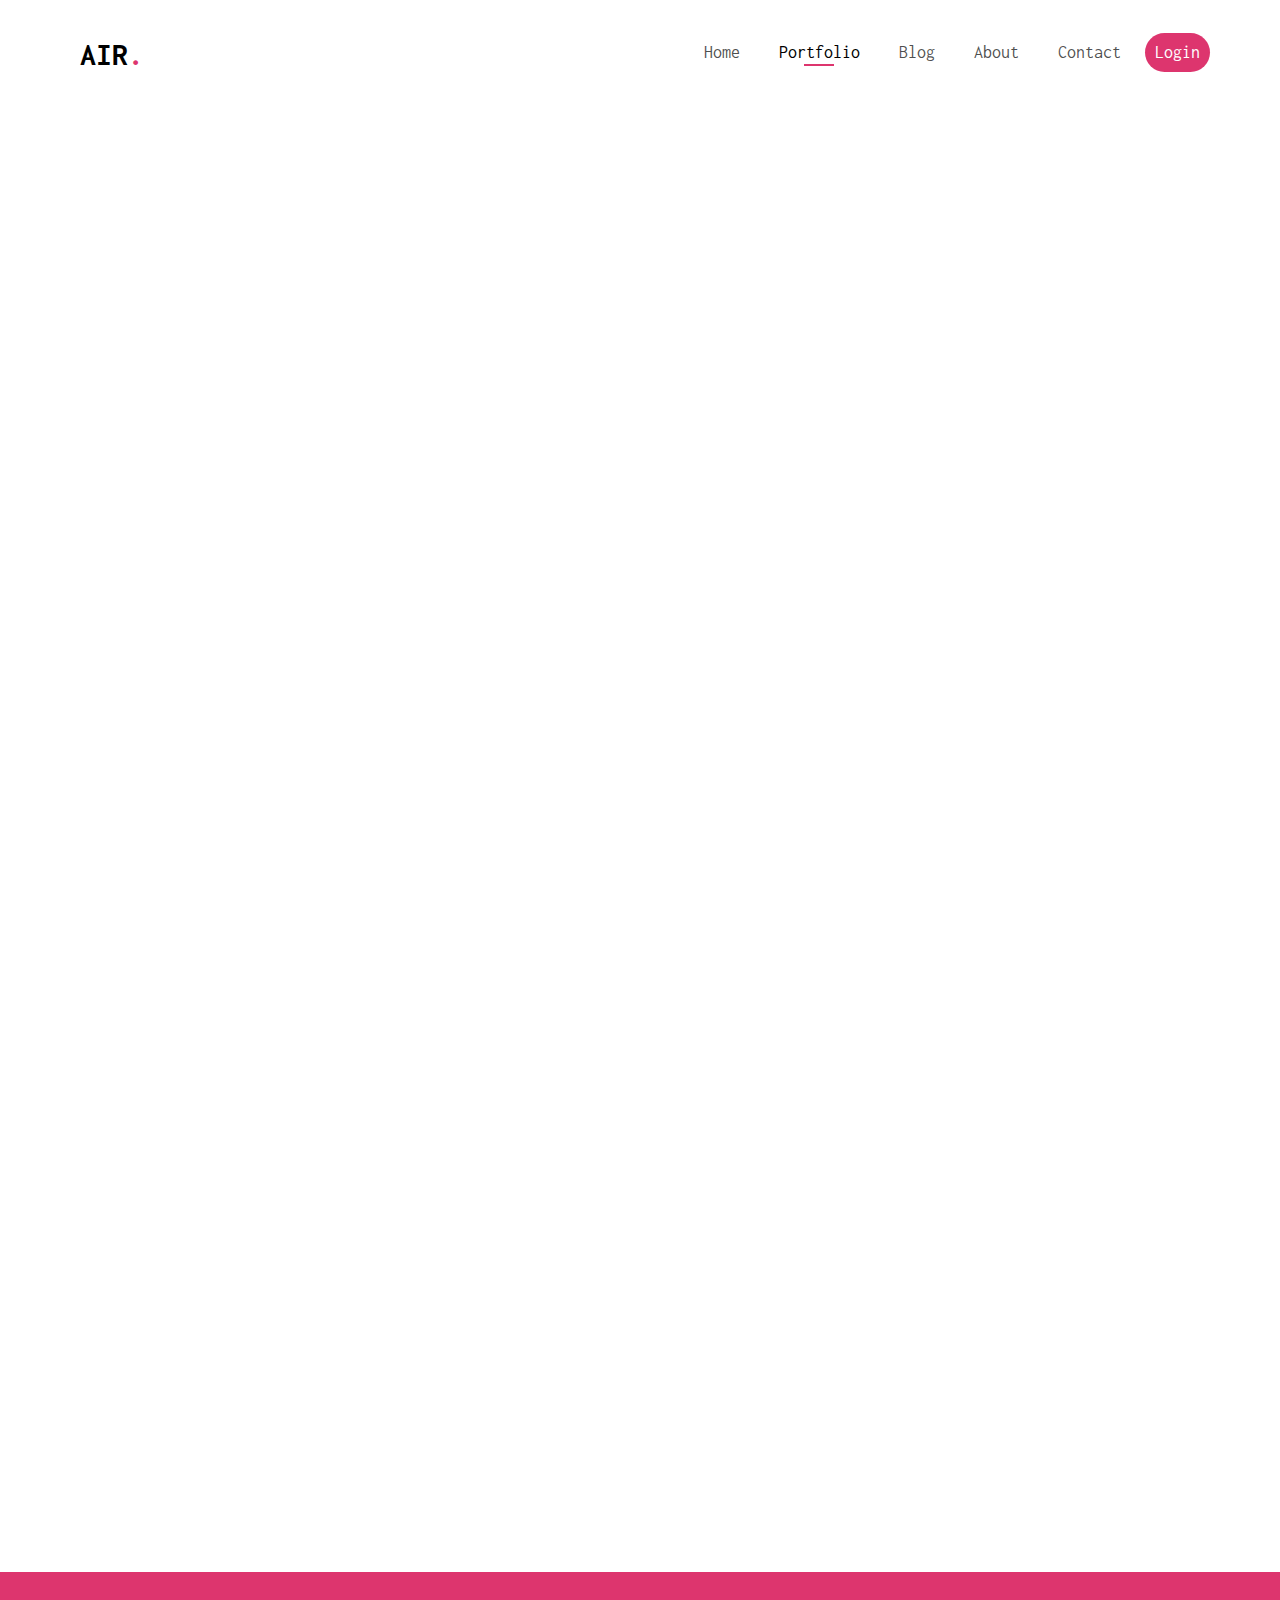
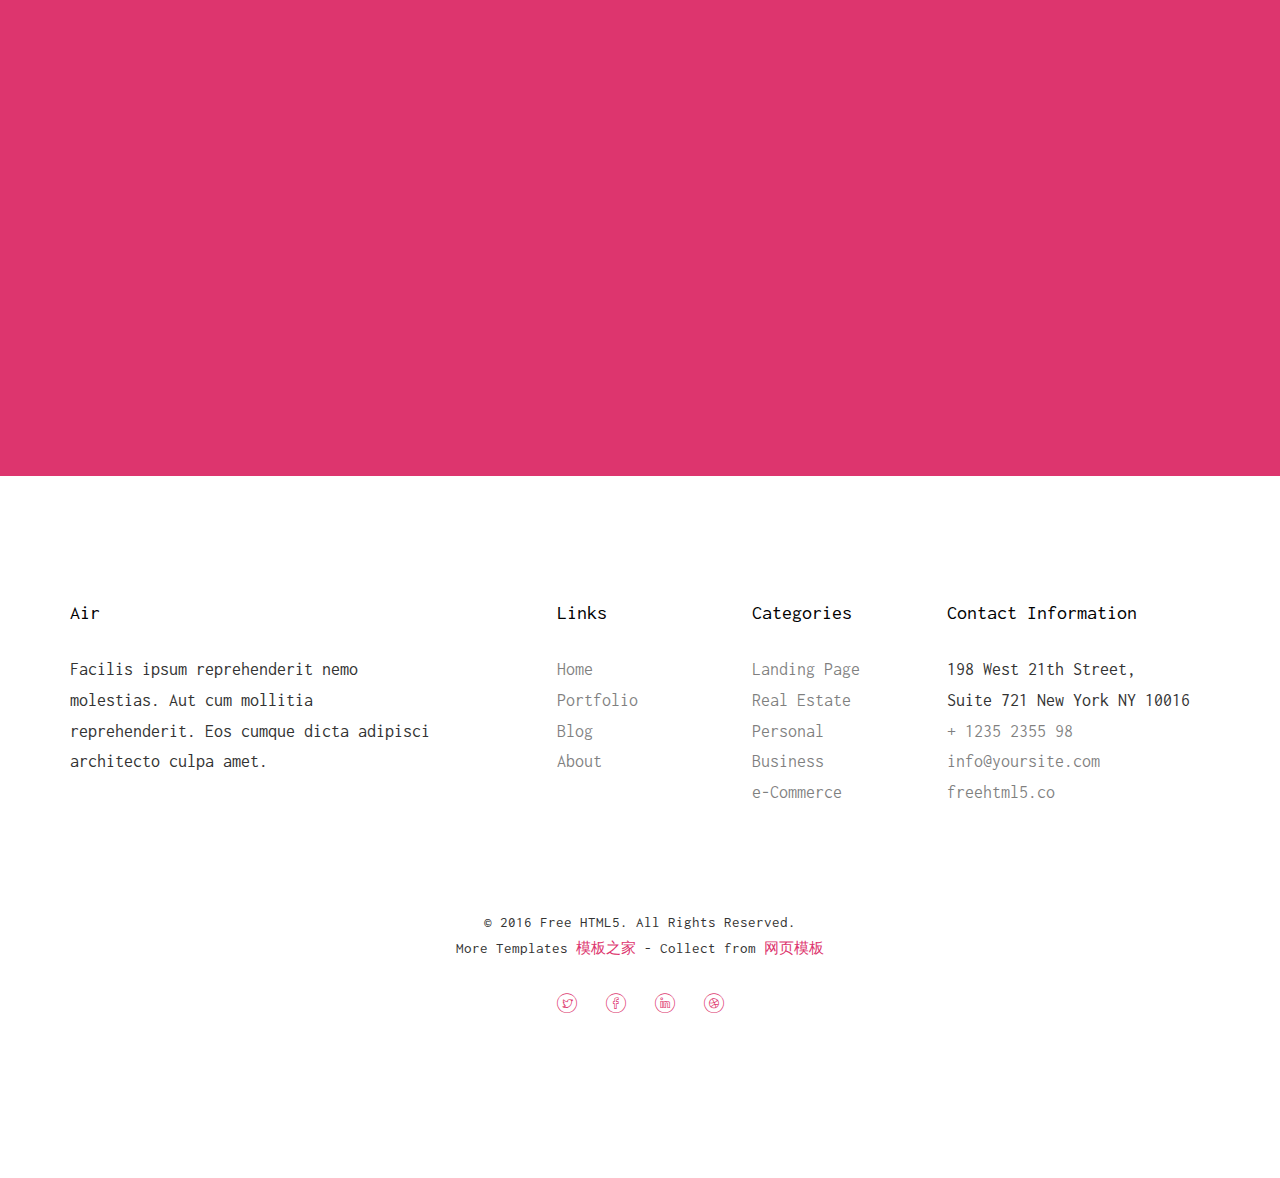
<file: portfolio.html>
<!DOCTYPE HTML>
<html>
	<head>
	<meta charset="utf-8">
	<meta http-equiv="X-UA-Compatible" content="IE=edge">
	<title>Air &mdash; Free Website Template, Free HTML5 Template by freehtml5.co</title>
	<meta name="viewport" content="width=device-width, initial-scale=1">
	<meta name="description" content="Free HTML5 Website Template by freehtml5.co" />
	<meta name="keywords" content="free website templates, free html5, free template, free bootstrap, free website template, html5, css3, mobile first, responsive" />
	<meta name="author" content="freehtml5.co" />

	

  	<!-- Facebook and Twitter integration -->
	<meta property="og:title" content=""/>
	<meta property="og:image" content=""/>
	<meta property="og:url" content=""/>
	<meta property="og:site_name" content=""/>
	<meta property="og:description" content=""/>
	<meta name="twitter:title" content="" />
	<meta name="twitter:image" content="" />
	<meta name="twitter:url" content="" />
	<meta name="twitter:card" content="" />

	<!-- <link href="https://fonts.googleapis.com/css?family=Work+Sans:300,400,500,700,800" rel="stylesheet">	 -->
	<link href="https://fonts.googleapis.com/css?family=Inconsolata:400,700" rel="stylesheet">
	
	<!-- Animate.css -->
	<link rel="stylesheet" href="css/animate.css">
	<!-- Icomoon Icon Fonts-->
	<link rel="stylesheet" href="css/icomoon.css">
	<!-- Bootstrap  -->
	<link rel="stylesheet" href="css/bootstrap.css">
	<!-- Flexslider  -->
	<link rel="stylesheet" href="css/flexslider.css">

	<!-- Theme style  -->
	<link rel="stylesheet" href="css/style.css">

	<!-- Modernizr JS -->
	<script src="js/modernizr-2.6.2.min.js"></script>
	<!-- FOR IE9 below -->
	<!--[if lt IE 9]>
	<script src="js/respond.min.js"></script>
	<![endif]-->

	</head>
	<body>
		
	<div class="fh5co-loader"></div>
	
	<div id="page">
	<nav class="fh5co-nav" role="navigation">
		<div class="top-menu">
			<div class="container">
				<div class="row">
					<div class="col-xs-2">
						<div id="fh5co-logo"><a href="index.html">Air<span>.</span></a></div>
					</div>
					<div class="col-xs-10 text-right menu-1">
						<ul>
							<li><a href="index.html">Home</a></li>
							<li class="active"><a href="portfolio.html">Portfolio</a></li>
							<li class="has-dropdown">
								<a href="blog.html">Blog</a>
								<ul class="dropdown">
									<li><a href="#">Web Design</a></li>
									<li><a href="#">eCommerce</a></li>
									<li><a href="#">Branding</a></li>
									<li><a href="#">API</a></li>
								</ul>
							</li>
							<li><a href="about.html">About</a></li>
							<li><a href="contact.html">Contact</a></li>
							<li class="btn-cta"><a href="#"><span>Login</span></a></li>
						</ul>
					</div>
				</div>
				
			</div>
		</div>
	</nav>

	<div id="fh5co-portfolio">
		<div class="container">
			<div class="row animate-box">
				<div class="col-md-8 col-md-offset-2 text-center fh5co-heading">
					<h2>Portfolio</h2>
					<p>Far far away, behind the word mountains, far from the countries Vokalia and Consonantia.</p>
				</div>
			</div>
			<div class="row">
				<div class="col-md-4">
					<div class="fh5co-portfolio animate-box">
						<a href="#">
							<div class="portfolio-entry" style="background-image: url(images/portfolio-1.jpg);"></div>
							<div class="portfolio-text">
								<h3>Photoshoot On The Street</h3>
								<ul class="stuff">
									<li><i class="icon-heart2"></i>200</li>
									<li><i class="icon-eye2"></i>248</li>
									<li><i class="icon-download3"></i>240</li>
								</ul>
							</div> 
						</a>
					</div>
				</div>
				<div class="col-md-4">
					<div class="fh5co-portfolio animate-box">
						<a href="#">
							<div class="portfolio-entry" style="background-image: url(images/portfolio-2.jpg);"></div>
							<div class="portfolio-text">
								<h3>Photoshoot On The Street</h3>
								<ul class="stuff">
									<li><i class="icon-heart2"></i>200</li>
									<li><i class="icon-eye2"></i>248</li>
									<li><i class="icon-download3"></i>240</li>
								</ul>
							</div> 
						</a>
					</div>
				</div>
				<div class="col-md-4">
					<div class="fh5co-portfolio animate-box">
						<a href="#">
							<div class="portfolio-entry" style="background-image: url(images/portfolio-3.jpg);"></div>
							<div class="portfolio-text">
								<h3>Photoshoot On The Street</h3>
								<ul class="stuff">
									<li><i class="icon-heart2"></i>200</li>
									<li><i class="icon-eye2"></i>248</li>
									<li><i class="icon-download3"></i>240</li>
								</ul>
							</div> 
						</a>
					</div>
				</div>
				<div class="col-md-4">
					<div class="fh5co-portfolio animate-box">
						<a href="#">
							<div class="portfolio-entry" style="background-image: url(images/portfolio-5.jpg);"></div>
							<div class="portfolio-text">
								<h3>Photoshoot On The Street</h3>
								<ul class="stuff">
									<li><i class="icon-heart2"></i>200</li>
									<li><i class="icon-eye2"></i>248</li>
									<li><i class="icon-download3"></i>240</li>
								</ul>
							</div> 
						</a>
					</div>
				</div>
				<div class="col-md-4">
					<div class="fh5co-portfolio animate-box">
						<a href="#">
							<div class="portfolio-entry" style="background-image: url(images/portfolio-4.jpg);"></div>
							<div class="portfolio-text">
								<h3>Photoshoot On The Street</h3>
								<ul class="stuff">
									<li><i class="icon-heart2"></i>200</li>
									<li><i class="icon-eye2"></i>248</li>
									<li><i class="icon-download3"></i>240</li>
								</ul>
							</div> 
						</a>
					</div>
				</div>
				<div class="col-md-4">
					<div class="fh5co-portfolio animate-box">
						<a href="#">
							<div class="portfolio-entry" style="background-image: url(images/portfolio-6.jpg);"></div>
							<div class="portfolio-text">
								<h3>Photoshoot On The Street</h3>
								<ul class="stuff">
									<li><i class="icon-heart2"></i>200</li>
									<li><i class="icon-eye2"></i>248</li>
									<li><i class="icon-download3"></i>240</li>
								</ul>
							</div> 
						</a>
					</div>
				</div>
			</div>
		</div>
	</div>
	
	<div id="fh5co-started">
		<div class="overlay"></div>
		<div class="container">
			<div class="row animate-box">
				<div class="col-md-8 col-md-offset-2 text-center fh5co-heading">
					<h2>Hire Us!</h2>
					<p>Facilis ipsum reprehenderit nemo molestias. Aut cum mollitia reprehenderit. Eos cumque dicta adipisci architecto culpa amet.</p>
					<p><a href="#" class="btn btn-default btn-lg">Contact Us</a></p>
				</div>
			</div>
		</div>
	</div>

	<footer id="fh5co-footer" role="contentinfo">
		<div class="container">
			<div class="row row-pb-md">
				<div class="col-md-4 fh5co-widget">
					<h4>Air</h4>
					<p>Facilis ipsum reprehenderit nemo molestias. Aut cum mollitia reprehenderit. Eos cumque dicta adipisci architecto culpa amet.</p>
				</div>
				<div class="col-md-2 col-md-push-1 fh5co-widget">
					<h4>Links</h4>
					<ul class="fh5co-footer-links">
						<li><a href="#">Home</a></li>
						<li><a href="#">Portfolio</a></li>
						<li><a href="#">Blog</a></li>
						<li><a href="#">About</a></li>
					</ul>
				</div>

				<div class="col-md-2 col-md-push-1 fh5co-widget">
					<h4>Categories</h4>
					<ul class="fh5co-footer-links">
						<li><a href="#">Landing Page</a></li>
						<li><a href="#">Real Estate</a></li>
						<li><a href="#">Personal</a></li>
						<li><a href="#">Business</a></li>
						<li><a href="#">e-Commerce</a></li>
					</ul>
				</div>

				<div class="col-md-4 col-md-push-1 fh5co-widget">
					<h4>Contact Information</h4>
					<ul class="fh5co-footer-links">
						<li>198 West 21th Street, <br> Suite 721 New York NY 10016</li>
						<li><a href="tel://1234567920">+ 1235 2355 98</a></li>
						<li><a href="mailto:info@yoursite.com">info@yoursite.com</a></li>
						<li><a href="http://#">freehtml5.co</a></li>
					</ul>
				</div>

			</div>

			<div class="row copyright">
				<div class="col-md-12 text-center">
					<p>
						<small class="block">&copy; 2016 Free HTML5. All Rights Reserved.</small> 
						<small class="block">More Templates <a href="http://www.cssmoban.com/" target="_blank" title="模板之家">模板之家</a> - Collect from <a href="http://www.cssmoban.com/" title="网页模板" target="_blank">网页模板</a></small>
					</p>
					<p>
						<ul class="fh5co-social-icons">
							<li><a href="#"><i class="icon-twitter"></i></a></li>
							<li><a href="#"><i class="icon-facebook"></i></a></li>
							<li><a href="#"><i class="icon-linkedin"></i></a></li>
							<li><a href="#"><i class="icon-dribbble"></i></a></li>
						</ul>
					</p>
				</div>
			</div>

		</div>
	</footer>
	</div>

	<div class="gototop js-top">
		<a href="#" class="js-gotop"><i class="icon-arrow-up22"></i></a>
	</div>
	
	<!-- jQuery -->
	<script src="js/jquery.min.js"></script>
	<!-- jQuery Easing -->
	<script src="js/jquery.easing.1.3.js"></script>
	<!-- Bootstrap -->
	<script src="js/bootstrap.min.js"></script>
	<!-- Waypoints -->
	<script src="js/jquery.waypoints.min.js"></script>
	<!-- Flexslider -->
	<script src="js/jquery.flexslider-min.js"></script>
	<!-- Main -->
	<script src="js/main.js"></script>

	</body>
</html>
</file>
<file: css/icomoon.css>
@font-face {
    font-family: 'icomoon';
    src:    url('fonts/icomoon.eot?1oniuf');
    src:    url('fonts/icomoon.eot?1oniuf#iefix') format('embedded-opentype'),
        url('fonts/icomoon.ttf?1oniuf') format('truetype'),
        url('fonts/icomoon.woff?1oniuf') format('woff'),
        url('fonts/icomoon.svg?1oniuf#icomoon') format('svg');
    font-weight: normal;
    font-style: normal;
}

[class^="icon-"], [class*=" icon-"] {
    /* use !important to prevent issues with browser extensions that change fonts */
    font-family: 'icomoon' !important;
    speak: none;
    font-style: normal;
    font-weight: normal;
    font-variant: normal;
    text-transform: none;
    line-height: 1;

    /* Better Font Rendering =========== */
    -webkit-font-smoothing: antialiased;
    -moz-osx-font-smoothing: grayscale;
}

.icon-mobile:before {
    content: "\e000";
}
.icon-laptop:before {
    content: "\e001";
}
.icon-desktop:before {
    content: "\e002";
}
.icon-tablet:before {
    content: "\e003";
}
.icon-phone:before {
    content: "\e004";
}
.icon-document:before {
    content: "\e005";
}
.icon-documents:before {
    content: "\e006";
}
.icon-search:before {
    content: "\e007";
}
.icon-clipboard:before {
    content: "\e008";
}
.icon-newspaper:before {
    content: "\e009";
}
.icon-notebook:before {
    content: "\e00a";
}
.icon-book-open:before {
    content: "\e00b";
}
.icon-browser:before {
    content: "\e00c";
}
.icon-calendar:before {
    content: "\e00d";
}
.icon-presentation:before {
    content: "\e00e";
}
.icon-picture:before {
    content: "\e00f";
}
.icon-pictures:before {
    content: "\e010";
}
.icon-video:before {
    content: "\e011";
}
.icon-camera:before {
    content: "\e012";
}
.icon-printer:before {
    content: "\e013";
}
.icon-toolbox:before {
    content: "\e014";
}
.icon-briefcase:before {
    content: "\e015";
}
.icon-wallet:before {
    content: "\e016";
}
.icon-gift:before {
    content: "\e017";
}
.icon-bargraph:before {
    content: "\e018";
}
.icon-grid:before {
    content: "\e019";
}
.icon-expand:before {
    content: "\e01a";
}
.icon-focus:before {
    content: "\e01b";
}
.icon-edit:before {
    content: "\e01c";
}
.icon-adjustments:before {
    content: "\e01d";
}
.icon-ribbon:before {
    content: "\e01e";
}
.icon-hourglass:before {
    content: "\e01f";
}
.icon-lock:before {
    content: "\e020";
}
.icon-megaphone:before {
    content: "\e021";
}
.icon-shield:before {
    content: "\e022";
}
.icon-trophy:before {
    content: "\e023";
}
.icon-flag:before {
    content: "\e024";
}
.icon-map:before {
    content: "\e025";
}
.icon-puzzle:before {
    content: "\e026";
}
.icon-basket:before {
    content: "\e027";
}
.icon-envelope:before {
    content: "\e028";
}
.icon-streetsign:before {
    content: "\e029";
}
.icon-telescope:before {
    content: "\e02a";
}
.icon-gears:before {
    content: "\e02b";
}
.icon-key:before {
    content: "\e02c";
}
.icon-paperclip:before {
    content: "\e02d";
}
.icon-attachment:before {
    content: "\e02e";
}
.icon-pricetags:before {
    content: "\e02f";
}
.icon-lightbulb:before {
    content: "\e030";
}
.icon-layers:before {
    content: "\e031";
}
.icon-pencil:before {
    content: "\e032";
}
.icon-tools:before {
    content: "\e033";
}
.icon-tools-2:before {
    content: "\e034";
}
.icon-scissors:before {
    content: "\e035";
}
.icon-paintbrush:before {
    content: "\e036";
}
.icon-magnifying-glass:before {
    content: "\e037";
}
.icon-circle-compass:before {
    content: "\e038";
}
.icon-linegraph:before {
    content: "\e039";
}
.icon-mic:before {
    content: "\e03a";
}
.icon-strategy:before {
    content: "\e03b";
}
.icon-beaker:before {
    content: "\e03c";
}
.icon-caution:before {
    content: "\e03d";
}
.icon-recycle:before {
    content: "\e03e";
}
.icon-anchor:before {
    content: "\e03f";
}
.icon-profile-male:before {
    content: "\e040";
}
.icon-profile-female:before {
    content: "\e041";
}
.icon-bike:before {
    content: "\e042";
}
.icon-wine:before {
    content: "\e043";
}
.icon-hotairballoon:before {
    content: "\e044";
}
.icon-globe:before {
    content: "\e045";
}
.icon-genius:before {
    content: "\e046";
}
.icon-map-pin:before {
    content: "\e047";
}
.icon-dial:before {
    content: "\e048";
}
.icon-chat:before {
    content: "\e049";
}
.icon-heart:before {
    content: "\e04a";
}
.icon-cloud:before {
    content: "\e04b";
}
.icon-upload:before {
    content: "\e04c";
}
.icon-download:before {
    content: "\e04d";
}
.icon-target:before {
    content: "\e04e";
}
.icon-hazardous:before {
    content: "\e04f";
}
.icon-piechart:before {
    content: "\e050";
}
.icon-speedometer:before {
    content: "\e051";
}
.icon-global:before {
    content: "\e052";
}
.icon-compass:before {
    content: "\e053";
}
.icon-lifesaver:before {
    content: "\e054";
}
.icon-clock:before {
    content: "\e055";
}
.icon-aperture:before {
    content: "\e056";
}
.icon-quote:before {
    content: "\e057";
}
.icon-scope:before {
    content: "\e058";
}
.icon-alarmclock:before {
    content: "\e059";
}
.icon-refresh:before {
    content: "\e05a";
}
.icon-happy:before {
    content: "\e05b";
}
.icon-sad:before {
    content: "\e05c";
}
.icon-facebook:before {
    content: "\e05d";
}
.icon-twitter:before {
    content: "\e05e";
}
.icon-googleplus:before {
    content: "\e05f";
}
.icon-rss:before {
    content: "\e060";
}
.icon-tumblr:before {
    content: "\e061";
}
.icon-linkedin:before {
    content: "\e062";
}
.icon-dribbble:before {
    content: "\e063";
}
.icon-box2:before {
    content: "\ea82";
}
.icon-write:before {
    content: "\ea83";
}
.icon-clock2:before {
    content: "\ea84";
}
.icon-reply2:before {
    content: "\ea85";
}
.icon-reply-all2:before {
    content: "\ea86";
}
.icon-forward2:before {
    content: "\ea87";
}
.icon-flag2:before {
    content: "\ea88";
}
.icon-search2:before {
    content: "\ea89";
}
.icon-trash2:before {
    content: "\ea8a";
}
.icon-envelope2:before {
    content: "\ea8b";
}
.icon-bubble:before {
    content: "\ea8c";
}
.icon-bubbles:before {
    content: "\ea8d";
}
.icon-user2:before {
    content: "\ea8e";
}
.icon-users2:before {
    content: "\ea8f";
}
.icon-cloud2:before {
    content: "\ea90";
}
.icon-download2:before {
    content: "\ea91";
}
.icon-upload2:before {
    content: "\ea92";
}
.icon-rain:before {
    content: "\ea93";
}
.icon-sun:before {
    content: "\ea94";
}
.icon-moon2:before {
    content: "\ea95";
}
.icon-bell2:before {
    content: "\ea96";
}
.icon-folder2:before {
    content: "\ea97";
}
.icon-pin2:before {
    content: "\ea98";
}
.icon-sound2:before {
    content: "\ea99";
}
.icon-microphone:before {
    content: "\ea9a";
}
.icon-camera2:before {
    content: "\ea9b";
}
.icon-image2:before {
    content: "\ea9c";
}
.icon-cog2:before {
    content: "\ea9d";
}
.icon-calendar2:before {
    content: "\ea9e";
}
.icon-book2:before {
    content: "\ea9f";
}
.icon-map-marker:before {
    content: "\eaa0";
}
.icon-store:before {
    content: "\eaa1";
}
.icon-support:before {
    content: "\eaa2";
}
.icon-tag2:before {
    content: "\eaa3";
}
.icon-heart2:before {
    content: "\eaa4";
}
.icon-video-camera:before {
    content: "\eaa5";
}
.icon-trophy2:before {
    content: "\eaa6";
}
.icon-cart:before {
    content: "\eaa7";
}
.icon-eye2:before {
    content: "\eaa8";
}
.icon-cancel:before {
    content: "\eaa9";
}
.icon-chart:before {
    content: "\eaaa";
}
.icon-target2:before {
    content: "\eaab";
}
.icon-printer2:before {
    content: "\eaac";
}
.icon-location2:before {
    content: "\eaad";
}
.icon-bookmark2:before {
    content: "\eaae";
}
.icon-monitor:before {
    content: "\eaaf";
}
.icon-cross2:before {
    content: "\eab0";
}
.icon-plus2:before {
    content: "\eab1";
}
.icon-left:before {
    content: "\eab2";
}
.icon-up:before {
    content: "\eab3";
}
.icon-browser2:before {
    content: "\eab4";
}
.icon-windows:before {
    content: "\eab5";
}
.icon-switch2:before {
    content: "\eab6";
}
.icon-dashboard:before {
    content: "\eab7";
}
.icon-play:before {
    content: "\eab8";
}
.icon-fast-forward:before {
    content: "\eab9";
}
.icon-next:before {
    content: "\eaba";
}
.icon-refresh2:before {
    content: "\eabb";
}
.icon-film:before {
    content: "\eabc";
}
.icon-home2:before {
    content: "\eabd";
}
.icon-add-to-list:before {
    content: "\e901";
}
.icon-classic-computer:before {
    content: "\e902";
}
.icon-controller-fast-backward:before {
    content: "\e903";
}
.icon-creative-commons-attribution:before {
    content: "\e904";
}
.icon-creative-commons-noderivs:before {
    content: "\e905";
}
.icon-creative-commons-noncommercial-eu:before {
    content: "\e906";
}
.icon-creative-commons-noncommercial-us:before {
    content: "\e907";
}
.icon-creative-commons-public-domain:before {
    content: "\e908";
}
.icon-creative-commons-remix:before {
    content: "\e909";
}
.icon-creative-commons-share:before {
    content: "\e90a";
}
.icon-creative-commons-sharealike:before {
    content: "\e90b";
}
.icon-creative-commons:before {
    content: "\e90c";
}
.icon-document-landscape:before {
    content: "\e90d";
}
.icon-remove-user:before {
    content: "\e90e";
}
.icon-warning:before {
    content: "\e90f";
}
.icon-arrow-bold-down:before {
    content: "\e910";
}
.icon-arrow-bold-left:before {
    content: "\e911";
}
.icon-arrow-bold-right:before {
    content: "\e912";
}
.icon-arrow-bold-up:before {
    content: "\e913";
}
.icon-arrow-down:before {
    content: "\e914";
}
.icon-arrow-left:before {
    content: "\e915";
}
.icon-arrow-long-down:before {
    content: "\e916";
}
.icon-arrow-long-left:before {
    content: "\e917";
}
.icon-arrow-long-right:before {
    content: "\e918";
}
.icon-arrow-long-up:before {
    content: "\e919";
}
.icon-arrow-right:before {
    content: "\e91a";
}
.icon-arrow-up:before {
    content: "\e91b";
}
.icon-arrow-with-circle-down:before {
    content: "\e91c";
}
.icon-arrow-with-circle-left:before {
    content: "\e91d";
}
.icon-arrow-with-circle-right:before {
    content: "\e91e";
}
.icon-arrow-with-circle-up:before {
    content: "\e91f";
}
.icon-bookmark:before {
    content: "\e920";
}
.icon-bookmarks:before {
    content: "\e921";
}
.icon-chevron-down:before {
    content: "\e922";
}
.icon-chevron-left:before {
    content: "\e923";
}
.icon-chevron-right:before {
    content: "\e924";
}
.icon-chevron-small-down:before {
    content: "\e925";
}
.icon-chevron-small-left:before {
    content: "\e926";
}
.icon-chevron-small-right:before {
    content: "\e927";
}
.icon-chevron-small-up:before {
    content: "\e928";
}
.icon-chevron-thin-down:before {
    content: "\e929";
}
.icon-chevron-thin-left:before {
    content: "\e92a";
}
.icon-chevron-thin-right:before {
    content: "\e92b";
}
.icon-chevron-thin-up:before {
    content: "\e92c";
}
.icon-chevron-up:before {
    content: "\e92d";
}
.icon-chevron-with-circle-down:before {
    content: "\e92e";
}
.icon-chevron-with-circle-left:before {
    content: "\e92f";
}
.icon-chevron-with-circle-right:before {
    content: "\e930";
}
.icon-chevron-with-circle-up:before {
    content: "\e931";
}
.icon-cloud3:before {
    content: "\e932";
}
.icon-controller-fast-forward:before {
    content: "\e933";
}
.icon-controller-jump-to-start:before {
    content: "\e934";
}
.icon-controller-next:before {
    content: "\e935";
}
.icon-controller-paus:before {
    content: "\e936";
}
.icon-controller-play:before {
    content: "\e937";
}
.icon-controller-record:before {
    content: "\e938";
}
.icon-controller-stop:before {
    content: "\e939";
}
.icon-controller-volume:before {
    content: "\e93a";
}
.icon-dot-single:before {
    content: "\e93b";
}
.icon-dots-three-horizontal:before {
    content: "\e93c";
}
.icon-dots-three-vertical:before {
    content: "\e93d";
}
.icon-dots-two-horizontal:before {
    content: "\e93e";
}
.icon-dots-two-vertical:before {
    content: "\e93f";
}
.icon-download3:before {
    content: "\e940";
}
.icon-emoji-flirt:before {
    content: "\e941";
}
.icon-flow-branch:before {
    content: "\e942";
}
.icon-flow-cascade:before {
    content: "\e943";
}
.icon-flow-line:before {
    content: "\e944";
}
.icon-flow-parallel:before {
    content: "\e945";
}
.icon-flow-tree:before {
    content: "\e946";
}
.icon-install:before {
    content: "\e947";
}
.icon-layers2:before {
    content: "\e948";
}
.icon-open-book:before {
    content: "\e949";
}
.icon-resize-100:before {
    content: "\e94a";
}
.icon-resize-full-screen:before {
    content: "\e94b";
}
.icon-save:before {
    content: "\e94c";
}
.icon-select-arrows:before {
    content: "\e94d";
}
.icon-sound-mute:before {
    content: "\e94e";
}
.icon-sound:before {
    content: "\e94f";
}
.icon-trash:before {
    content: "\e950";
}
.icon-triangle-down:before {
    content: "\e951";
}
.icon-triangle-left:before {
    content: "\e952";
}
.icon-triangle-right:before {
    content: "\e953";
}
.icon-triangle-up:before {
    content: "\e954";
}
.icon-uninstall:before {
    content: "\e955";
}
.icon-upload-to-cloud:before {
    content: "\e956";
}
.icon-upload3:before {
    content: "\e957";
}
.icon-add-user:before {
    content: "\e958";
}
.icon-address:before {
    content: "\e959";
}
.icon-adjust:before {
    content: "\e95a";
}
.icon-air:before {
    content: "\e95b";
}
.icon-aircraft-landing:before {
    content: "\e95c";
}
.icon-aircraft-take-off:before {
    content: "\e95d";
}
.icon-aircraft:before {
    content: "\e95e";
}
.icon-align-bottom:before {
    content: "\e95f";
}
.icon-align-horizontal-middle:before {
    content: "\e960";
}
.icon-align-left:before {
    content: "\e961";
}
.icon-align-right:before {
    content: "\e962";
}
.icon-align-top:before {
    content: "\e963";
}
.icon-align-vertical-middle:before {
    content: "\e964";
}
.icon-archive:before {
    content: "\e965";
}
.icon-area-graph:before {
    content: "\e966";
}
.icon-attachment2:before {
    content: "\e967";
}
.icon-awareness-ribbon:before {
    content: "\e968";
}
.icon-back-in-time:before {
    content: "\e969";
}
.icon-back:before {
    content: "\e96a";
}
.icon-bar-graph:before {
    content: "\e96b";
}
.icon-battery:before {
    content: "\e96c";
}
.icon-beamed-note:before {
    content: "\e96d";
}
.icon-bell:before {
    content: "\e96e";
}
.icon-blackboard:before {
    content: "\e96f";
}
.icon-block:before {
    content: "\e970";
}
.icon-book:before {
    content: "\e971";
}
.icon-bowl:before {
    content: "\e972";
}
.icon-box:before {
    content: "\e973";
}
.icon-briefcase2:before {
    content: "\e974";
}
.icon-browser3:before {
    content: "\e975";
}
.icon-brush:before {
    content: "\e976";
}
.icon-bucket:before {
    content: "\e977";
}
.icon-cake:before {
    content: "\e978";
}
.icon-calculator:before {
    content: "\e979";
}
.icon-calendar3:before {
    content: "\e97a";
}
.icon-camera3:before {
    content: "\e97b";
}
.icon-ccw:before {
    content: "\e97c";
}
.icon-chat2:before {
    content: "\e97d";
}
.icon-check:before {
    content: "\e97e";
}
.icon-circle-with-cross:before {
    content: "\e97f";
}
.icon-circle-with-minus:before {
    content: "\e980";
}
.icon-circle-with-plus:before {
    content: "\e981";
}
.icon-circle:before {
    content: "\e982";
}
.icon-circular-graph:before {
    content: "\e983";
}
.icon-clapperboard:before {
    content: "\e984";
}
.icon-clipboard2:before {
    content: "\e985";
}
.icon-clock3:before {
    content: "\e986";
}
.icon-code:before {
    content: "\e987";
}
.icon-cog:before {
    content: "\e988";
}
.icon-colours:before {
    content: "\e989";
}
.icon-compass2:before {
    content: "\e98a";
}
.icon-copy:before {
    content: "\e98b";
}
.icon-credit-card:before {
    content: "\e98c";
}
.icon-credit:before {
    content: "\e98d";
}
.icon-cross:before {
    content: "\e98e";
}
.icon-cup:before {
    content: "\e98f";
}
.icon-cw:before {
    content: "\e990";
}
.icon-cycle:before {
    content: "\e991";
}
.icon-database:before {
    content: "\e992";
}
.icon-dial-pad:before {
    content: "\e993";
}
.icon-direction:before {
    content: "\e994";
}
.icon-document2:before {
    content: "\e995";
}
.icon-documents2:before {
    content: "\e996";
}
.icon-drink:before {
    content: "\e997";
}
.icon-drive:before {
    content: "\e998";
}
.icon-drop:before {
    content: "\e999";
}
.icon-edit2:before {
    content: "\e99a";
}
.icon-email:before {
    content: "\e99b";
}
.icon-emoji-happy:before {
    content: "\e99c";
}
.icon-emoji-neutral:before {
    content: "\e99d";
}
.icon-emoji-sad:before {
    content: "\e99e";
}
.icon-erase:before {
    content: "\e99f";
}
.icon-eraser:before {
    content: "\e9a0";
}
.icon-export:before {
    content: "\e9a1";
}
.icon-eye:before {
    content: "\e9a2";
}
.icon-feather:before {
    content: "\e9a3";
}
.icon-flag3:before {
    content: "\e9a4";
}
.icon-flash:before {
    content: "\e9a5";
}
.icon-flashlight:before {
    content: "\e9a6";
}
.icon-flat-brush:before {
    content: "\e9a7";
}
.icon-folder-images:before {
    content: "\e9a8";
}
.icon-folder-music:before {
    content: "\e9a9";
}
.icon-folder-video:before {
    content: "\e9aa";
}
.icon-folder:before {
    content: "\e9ab";
}
.icon-forward:before {
    content: "\e9ac";
}
.icon-funnel:before {
    content: "\e9ad";
}
.icon-game-controller:before {
    content: "\e9ae";
}
.icon-gauge:before {
    content: "\e9af";
}
.icon-globe2:before {
    content: "\e9b0";
}
.icon-graduation-cap:before {
    content: "\e9b1";
}
.icon-grid2:before {
    content: "\e9b2";
}
.icon-hair-cross:before {
    content: "\e9b3";
}
.icon-hand:before {
    content: "\e9b4";
}
.icon-heart-outlined:before {
    content: "\e9b5";
}
.icon-heart3:before {
    content: "\e9b6";
}
.icon-help-with-circle:before {
    content: "\e9b7";
}
.icon-help:before {
    content: "\e9b8";
}
.icon-home:before {
    content: "\e9b9";
}
.icon-hour-glass:before {
    content: "\e9ba";
}
.icon-image-inverted:before {
    content: "\e9bb";
}
.icon-image:before {
    content: "\e9bc";
}
.icon-images:before {
    content: "\e9bd";
}
.icon-inbox:before {
    content: "\e9be";
}
.icon-infinity:before {
    content: "\e9bf";
}
.icon-info-with-circle:before {
    content: "\e9c0";
}
.icon-info:before {
    content: "\e9c1";
}
.icon-key2:before {
    content: "\e9c2";
}
.icon-keyboard:before {
    content: "\e9c3";
}
.icon-lab-flask:before {
    content: "\e9c4";
}
.icon-landline:before {
    content: "\e9c5";
}
.icon-language:before {
    content: "\e9c6";
}
.icon-laptop2:before {
    content: "\e9c7";
}
.icon-leaf:before {
    content: "\e9c8";
}
.icon-level-down:before {
    content: "\e9c9";
}
.icon-level-up:before {
    content: "\e9ca";
}
.icon-lifebuoy:before {
    content: "\e9cb";
}
.icon-light-bulb:before {
    content: "\e9cc";
}
.icon-light-down:before {
    content: "\e9cd";
}
.icon-light-up:before {
    content: "\e9ce";
}
.icon-line-graph:before {
    content: "\e9cf";
}
.icon-link:before {
    content: "\e9d0";
}
.icon-list:before {
    content: "\e9d1";
}
.icon-location-pin:before {
    content: "\e9d2";
}
.icon-location:before {
    content: "\e9d3";
}
.icon-lock-open:before {
    content: "\e9d4";
}
.icon-lock2:before {
    content: "\e9d5";
}
.icon-log-out:before {
    content: "\e9d6";
}
.icon-login:before {
    content: "\e9d7";
}
.icon-loop:before {
    content: "\e9d8";
}
.icon-magnet:before {
    content: "\e9d9";
}
.icon-magnifying-glass2:before {
    content: "\e9da";
}
.icon-mail:before {
    content: "\e9db";
}
.icon-man:before {
    content: "\e9dc";
}
.icon-map2:before {
    content: "\e9dd";
}
.icon-mask:before {
    content: "\e9de";
}
.icon-medal:before {
    content: "\e9df";
}
.icon-megaphone2:before {
    content: "\e9e0";
}
.icon-menu:before {
    content: "\e9e1";
}
.icon-message:before {
    content: "\e9e2";
}
.icon-mic2:before {
    content: "\e9e3";
}
.icon-minus:before {
    content: "\e9e4";
}
.icon-mobile2:before {
    content: "\e9e5";
}
.icon-modern-mic:before {
    content: "\e9e6";
}
.icon-moon:before {
    content: "\e9e7";
}
.icon-mouse:before {
    content: "\e9e8";
}
.icon-music:before {
    content: "\e9e9";
}
.icon-network:before {
    content: "\e9ea";
}
.icon-new-message:before {
    content: "\e9eb";
}
.icon-new:before {
    content: "\e9ec";
}
.icon-news:before {
    content: "\e9ed";
}
.icon-note:before {
    content: "\e9ee";
}
.icon-notification:before {
    content: "\e9ef";
}
.icon-old-mobile:before {
    content: "\e9f0";
}
.icon-old-phone:before {
    content: "\e9f1";
}
.icon-palette:before {
    content: "\e9f2";
}
.icon-paper-plane:before {
    content: "\e9f3";
}
.icon-pencil2:before {
    content: "\e9f4";
}
.icon-phone2:before {
    content: "\e9f5";
}
.icon-pie-chart:before {
    content: "\e9f6";
}
.icon-pin:before {
    content: "\e9f7";
}
.icon-plus:before {
    content: "\e9f8";
}
.icon-popup:before {
    content: "\e9f9";
}
.icon-power-plug:before {
    content: "\e9fa";
}
.icon-price-ribbon:before {
    content: "\e9fb";
}
.icon-price-tag:before {
    content: "\e9fc";
}
.icon-print:before {
    content: "\e9fd";
}
.icon-progress-empty:before {
    content: "\e9fe";
}
.icon-progress-full:before {
    content: "\e9ff";
}
.icon-progress-one:before {
    content: "\ea00";
}
.icon-progress-two:before {
    content: "\ea01";
}
.icon-publish:before {
    content: "\ea02";
}
.icon-quote2:before {
    content: "\ea03";
}
.icon-radio:before {
    content: "\ea04";
}
.icon-reply-all:before {
    content: "\ea05";
}
.icon-reply:before {
    content: "\ea06";
}
.icon-retweet:before {
    content: "\ea07";
}
.icon-rocket:before {
    content: "\ea08";
}
.icon-round-brush:before {
    content: "\ea09";
}
.icon-rss2:before {
    content: "\ea0a";
}
.icon-ruler:before {
    content: "\ea0b";
}
.icon-scissors2:before {
    content: "\ea0c";
}
.icon-share-alternitive:before {
    content: "\ea0d";
}
.icon-share:before {
    content: "\ea0e";
}
.icon-shareable:before {
    content: "\ea0f";
}
.icon-shield2:before {
    content: "\ea10";
}
.icon-shop:before {
    content: "\ea11";
}
.icon-shopping-bag:before {
    content: "\ea12";
}
.icon-shopping-basket:before {
    content: "\ea13";
}
.icon-shopping-cart:before {
    content: "\ea14";
}
.icon-shuffle:before {
    content: "\ea15";
}
.icon-signal:before {
    content: "\ea16";
}
.icon-sound-mix:before {
    content: "\ea17";
}
.icon-sports-club:before {
    content: "\ea18";
}
.icon-spreadsheet:before {
    content: "\ea19";
}
.icon-squared-cross:before {
    content: "\ea1a";
}
.icon-squared-minus:before {
    content: "\ea1b";
}
.icon-squared-plus:before {
    content: "\ea1c";
}
.icon-star-outlined:before {
    content: "\ea1d";
}
.icon-star:before {
    content: "\ea1e";
}
.icon-stopwatch:before {
    content: "\ea1f";
}
.icon-suitcase:before {
    content: "\ea20";
}
.icon-swap:before {
    content: "\ea21";
}
.icon-sweden:before {
    content: "\ea22";
}
.icon-switch:before {
    content: "\ea23";
}
.icon-tablet2:before {
    content: "\ea24";
}
.icon-tag:before {
    content: "\ea25";
}
.icon-text-document-inverted:before {
    content: "\ea26";
}
.icon-text-document:before {
    content: "\ea27";
}
.icon-text:before {
    content: "\ea28";
}
.icon-thermometer:before {
    content: "\ea29";
}
.icon-thumbs-down:before {
    content: "\ea2a";
}
.icon-thumbs-up:before {
    content: "\ea2b";
}
.icon-thunder-cloud:before {
    content: "\ea2c";
}
.icon-ticket:before {
    content: "\ea2d";
}
.icon-time-slot:before {
    content: "\ea2e";
}
.icon-tools2:before {
    content: "\ea2f";
}
.icon-traffic-cone:before {
    content: "\ea30";
}
.icon-tree:before {
    content: "\ea31";
}
.icon-trophy3:before {
    content: "\ea32";
}
.icon-tv:before {
    content: "\ea33";
}
.icon-typing:before {
    content: "\ea34";
}
.icon-unread:before {
    content: "\ea35";
}
.icon-untag:before {
    content: "\ea36";
}
.icon-user:before {
    content: "\ea37";
}
.icon-users:before {
    content: "\ea38";
}
.icon-v-card:before {
    content: "\ea39";
}
.icon-video2:before {
    content: "\ea3a";
}
.icon-vinyl:before {
    content: "\ea3b";
}
.icon-voicemail:before {
    content: "\ea3c";
}
.icon-wallet2:before {
    content: "\ea3d";
}
.icon-water:before {
    content: "\ea3e";
}
.icon-500px-with-circle:before {
    content: "\ea3f";
}
.icon-500px:before {
    content: "\ea40";
}
.icon-basecamp:before {
    content: "\ea41";
}
.icon-behance:before {
    content: "\ea42";
}
.icon-creative-cloud:before {
    content: "\ea43";
}
.icon-dropbox:before {
    content: "\ea44";
}
.icon-evernote:before {
    content: "\ea45";
}
.icon-flattr:before {
    content: "\ea46";
}
.icon-foursquare:before {
    content: "\ea47";
}
.icon-google-drive:before {
    content: "\ea48";
}
.icon-google-hangouts:before {
    content: "\ea49";
}
.icon-grooveshark:before {
    content: "\ea4a";
}
.icon-icloud:before {
    content: "\ea4b";
}
.icon-mixi:before {
    content: "\ea4c";
}
.icon-onedrive:before {
    content: "\ea4d";
}
.icon-paypal:before {
    content: "\ea4e";
}
.icon-picasa:before {
    content: "\ea4f";
}
.icon-qq:before {
    content: "\ea50";
}
.icon-rdio-with-circle:before {
    content: "\ea51";
}
.icon-renren:before {
    content: "\ea52";
}
.icon-scribd:before {
    content: "\ea53";
}
.icon-sina-weibo:before {
    content: "\ea54";
}
.icon-skype-with-circle:before {
    content: "\ea55";
}
.icon-skype:before {
    content: "\ea56";
}
.icon-slideshare:before {
    content: "\ea57";
}
.icon-smashing:before {
    content: "\ea58";
}
.icon-soundcloud:before {
    content: "\ea59";
}
.icon-spotify-with-circle:before {
    content: "\ea5a";
}
.icon-spotify:before {
    content: "\ea5b";
}
.icon-swarm:before {
    content: "\ea5c";
}
.icon-vine-with-circle:before {
    content: "\ea5d";
}
.icon-vine:before {
    content: "\ea5e";
}
.icon-vk-alternitive:before {
    content: "\ea5f";
}
.icon-vk-with-circle:before {
    content: "\ea60";
}
.icon-vk:before {
    content: "\ea61";
}
.icon-xing-with-circle:before {
    content: "\ea62";
}
.icon-xing:before {
    content: "\ea63";
}
.icon-yelp:before {
    content: "\ea64";
}
.icon-dribbble-with-circle:before {
    content: "\ea65";
}
.icon-dribbble2:before {
    content: "\ea66";
}
.icon-facebook-with-circle:before {
    content: "\ea67";
}
.icon-facebook2:before {
    content: "\ea68";
}
.icon-flickr-with-circle:before {
    content: "\ea69";
}
.icon-flickr:before {
    content: "\ea6a";
}
.icon-github-with-circle:before {
    content: "\ea6b";
}
.icon-github:before {
    content: "\ea6c";
}
.icon-google-with-circle:before {
    content: "\ea6d";
}
.icon-google:before {
    content: "\ea6e";
}
.icon-instagram-with-circle:before {
    content: "\ea6f";
}
.icon-instagram:before {
    content: "\ea70";
}
.icon-lastfm-with-circle:before {
    content: "\ea71";
}
.icon-lastfm:before {
    content: "\ea72";
}
.icon-linkedin-with-circle:before {
    content: "\ea73";
}
.icon-linkedin2:before {
    content: "\ea74";
}
.icon-pinterest-with-circle:before {
    content: "\ea75";
}
.icon-pinterest:before {
    content: "\ea76";
}
.icon-rdio:before {
    content: "\ea77";
}
.icon-stumbleupon-with-circle:before {
    content: "\ea78";
}
.icon-stumbleupon:before {
    content: "\ea79";
}
.icon-tumblr-with-circle:before {
    content: "\ea7a";
}
.icon-tumblr2:before {
    content: "\ea7b";
}
.icon-twitter-with-circle:before {
    content: "\ea7c";
}
.icon-twitter2:before {
    content: "\ea7d";
}
.icon-vimeo-with-circle:before {
    content: "\ea7e";
}
.icon-vimeo:before {
    content: "\ea7f";
}
.icon-youtube-with-circle:before {
    content: "\ea80";
}
.icon-youtube:before {
    content: "\ea81";
}
.icon-home3:before {
    content: "\eabe";
}
.icon-home22:before {
    content: "\eabf";
}
.icon-home32:before {
    content: "\eac0";
}
.icon-office:before {
    content: "\eac1";
}
.icon-newspaper2:before {
    content: "\eac2";
}
.icon-pencil3:before {
    content: "\eac3";
}
.icon-pencil22:before {
    content: "\eac4";
}
.icon-quill:before {
    content: "\eac5";
}
.icon-pen:before {
    content: "\eac6";
}
.icon-blog:before {
    content: "\eac7";
}
.icon-eyedropper:before {
    content: "\eac8";
}
.icon-droplet:before {
    content: "\eac9";
}
.icon-paint-format:before {
    content: "\eaca";
}
.icon-image3:before {
    content: "\eacb";
}
.icon-images2:before {
    content: "\eacc";
}
.icon-camera4:before {
    content: "\eacd";
}
.icon-headphones:before {
    content: "\eace";
}
.icon-music2:before {
    content: "\eacf";
}
.icon-play2:before {
    content: "\ead0";
}
.icon-film2:before {
    content: "\ead1";
}
.icon-video-camera2:before {
    content: "\ead2";
}
.icon-dice:before {
    content: "\ead3";
}
.icon-pacman:before {
    content: "\ead4";
}
.icon-spades:before {
    content: "\ead5";
}
.icon-clubs:before {
    content: "\ead6";
}
.icon-diamonds:before {
    content: "\ead7";
}
.icon-bullhorn:before {
    content: "\ead8";
}
.icon-connection:before {
    content: "\ead9";
}
.icon-podcast:before {
    content: "\eada";
}
.icon-feed:before {
    content: "\eadb";
}
.icon-mic3:before {
    content: "\eadc";
}
.icon-book3:before {
    content: "\eadd";
}
.icon-books:before {
    content: "\eade";
}
.icon-library:before {
    content: "\eadf";
}
.icon-file-text:before {
    content: "\eae0";
}
.icon-profile:before {
    content: "\eae1";
}
.icon-file-empty:before {
    content: "\eae2";
}
.icon-files-empty:before {
    content: "\eae3";
}
.icon-file-text2:before {
    content: "\eae4";
}
.icon-file-picture:before {
    content: "\eae5";
}
.icon-file-music:before {
    content: "\eae6";
}
.icon-file-play:before {
    content: "\eae7";
}
.icon-file-video:before {
    content: "\eae8";
}
.icon-file-zip:before {
    content: "\eae9";
}
.icon-copy2:before {
    content: "\eaea";
}
.icon-paste:before {
    content: "\eaeb";
}
.icon-stack:before {
    content: "\eaec";
}
.icon-folder3:before {
    content: "\eaed";
}
.icon-folder-open:before {
    content: "\eaee";
}
.icon-folder-plus:before {
    content: "\eaef";
}
.icon-folder-minus:before {
    content: "\eaf0";
}
.icon-folder-download:before {
    content: "\eaf1";
}
.icon-folder-upload:before {
    content: "\eaf2";
}
.icon-price-tag2:before {
    content: "\eaf3";
}
.icon-price-tags:before {
    content: "\eaf4";
}
.icon-barcode:before {
    content: "\eaf5";
}
.icon-qrcode:before {
    content: "\eaf6";
}
.icon-ticket2:before {
    content: "\eaf7";
}
.icon-cart2:before {
    content: "\eaf8";
}
.icon-coin-dollar:before {
    content: "\eaf9";
}
.icon-coin-euro:before {
    content: "\eafa";
}
.icon-coin-pound:before {
    content: "\eafb";
}
.icon-coin-yen:before {
    content: "\eafc";
}
.icon-credit-card2:before {
    content: "\eafd";
}
.icon-calculator2:before {
    content: "\eafe";
}
.icon-lifebuoy2:before {
    content: "\eaff";
}
.icon-phone3:before {
    content: "\eb00";
}
.icon-phone-hang-up:before {
    content: "\eb01";
}
.icon-address-book:before {
    content: "\eb02";
}
.icon-envelop:before {
    content: "\eb03";
}
.icon-pushpin:before {
    content: "\eb04";
}
.icon-location3:before {
    content: "\eb05";
}
.icon-location22:before {
    content: "\eb06";
}
.icon-compass3:before {
    content: "\eb07";
}
.icon-compass22:before {
    content: "\eb08";
}
.icon-map3:before {
    content: "\eb09";
}
.icon-map22:before {
    content: "\eb0a";
}
.icon-history:before {
    content: "\eb0b";
}
.icon-clock4:before {
    content: "\eb0c";
}
.icon-clock22:before {
    content: "\eb0d";
}
.icon-alarm:before {
    content: "\eb0e";
}
.icon-bell3:before {
    content: "\eb0f";
}
.icon-stopwatch2:before {
    content: "\eb10";
}
.icon-calendar4:before {
    content: "\eb11";
}
.icon-printer3:before {
    content: "\eb12";
}
.icon-keyboard2:before {
    content: "\eb13";
}
.icon-display:before {
    content: "\eb14";
}
.icon-laptop3:before {
    content: "\eb15";
}
.icon-mobile3:before {
    content: "\eb16";
}
.icon-mobile22:before {
    content: "\eb17";
}
.icon-tablet3:before {
    content: "\eb18";
}
.icon-tv2:before {
    content: "\eb19";
}
.icon-drawer:before {
    content: "\eb1a";
}
.icon-drawer2:before {
    content: "\eb1b";
}
.icon-box-add:before {
    content: "\eb1c";
}
.icon-box-remove:before {
    content: "\eb1d";
}
.icon-download4:before {
    content: "\eb1e";
}
.icon-upload4:before {
    content: "\eb1f";
}
.icon-floppy-disk:before {
    content: "\eb20";
}
.icon-drive2:before {
    content: "\eb21";
}
.icon-database2:before {
    content: "\eb22";
}
.icon-undo:before {
    content: "\eb23";
}
.icon-redo:before {
    content: "\eb24";
}
.icon-undo2:before {
    content: "\eb25";
}
.icon-redo2:before {
    content: "\eb26";
}
.icon-forward3:before {
    content: "\eb27";
}
.icon-reply3:before {
    content: "\eb28";
}
.icon-bubble2:before {
    content: "\eb29";
}
.icon-bubbles2:before {
    content: "\eb2a";
}
.icon-bubbles22:before {
    content: "\eb2b";
}
.icon-bubble22:before {
    content: "\eb2c";
}
.icon-bubbles3:before {
    content: "\eb2d";
}
.icon-bubbles4:before {
    content: "\eb2e";
}
.icon-user3:before {
    content: "\eb2f";
}
.icon-users3:before {
    content: "\eb30";
}
.icon-user-plus:before {
    content: "\eb31";
}
.icon-user-minus:before {
    content: "\eb32";
}
.icon-user-check:before {
    content: "\eb33";
}
.icon-user-tie:before {
    content: "\eb34";
}
.icon-quotes-left:before {
    content: "\eb35";
}
.icon-quotes-right:before {
    content: "\eb36";
}
.icon-hour-glass2:before {
    content: "\eb37";
}
.icon-spinner:before {
    content: "\eb38";
}
.icon-spinner2:before {
    content: "\eb39";
}
.icon-spinner3:before {
    content: "\eb3a";
}
.icon-spinner4:before {
    content: "\eb3b";
}
.icon-spinner5:before {
    content: "\eb3c";
}
.icon-spinner6:before {
    content: "\eb3d";
}
.icon-spinner7:before {
    content: "\eb3e";
}
.icon-spinner8:before {
    content: "\eb3f";
}
.icon-spinner9:before {
    content: "\eb40";
}
.icon-spinner10:before {
    content: "\eb41";
}
.icon-spinner11:before {
    content: "\eb42";
}
.icon-binoculars:before {
    content: "\eb43";
}
.icon-search3:before {
    content: "\eb44";
}
.icon-zoom-in:before {
    content: "\eb45";
}
.icon-zoom-out:before {
    content: "\eb46";
}
.icon-enlarge:before {
    content: "\eb47";
}
.icon-shrink:before {
    content: "\eb48";
}
.icon-enlarge2:before {
    content: "\eb49";
}
.icon-shrink2:before {
    content: "\eb4a";
}
.icon-key3:before {
    content: "\eb4b";
}
.icon-key22:before {
    content: "\eb4c";
}
.icon-lock3:before {
    content: "\eb4d";
}
.icon-unlocked:before {
    content: "\eb4e";
}
.icon-wrench:before {
    content: "\eb4f";
}
.icon-equalizer:before {
    content: "\eb50";
}
.icon-equalizer2:before {
    content: "\eb51";
}
.icon-cog3:before {
    content: "\eb52";
}
.icon-cogs:before {
    content: "\eb53";
}
.icon-hammer:before {
    content: "\eb54";
}
.icon-magic-wand:before {
    content: "\eb55";
}
.icon-aid-kit:before {
    content: "\eb56";
}
.icon-bug:before {
    content: "\eb57";
}
.icon-pie-chart2:before {
    content: "\eb58";
}
.icon-stats-dots:before {
    content: "\eb59";
}
.icon-stats-bars:before {
    content: "\eb5a";
}
.icon-stats-bars2:before {
    content: "\eb5b";
}
.icon-trophy4:before {
    content: "\eb5c";
}
.icon-gift2:before {
    content: "\eb5d";
}
.icon-glass:before {
    content: "\eb5e";
}
.icon-glass2:before {
    content: "\eb5f";
}
.icon-mug:before {
    content: "\eb60";
}
.icon-spoon-knife:before {
    content: "\eb61";
}
.icon-leaf2:before {
    content: "\eb62";
}
.icon-rocket2:before {
    content: "\eb63";
}
.icon-meter:before {
    content: "\eb64";
}
.icon-meter2:before {
    content: "\eb65";
}
.icon-hammer2:before {
    content: "\eb66";
}
.icon-fire:before {
    content: "\eb67";
}
.icon-lab:before {
    content: "\eb68";
}
.icon-magnet2:before {
    content: "\eb69";
}
.icon-bin:before {
    content: "\eb6a";
}
.icon-bin2:before {
    content: "\eb6b";
}
.icon-briefcase3:before {
    content: "\eb6c";
}
.icon-airplane:before {
    content: "\eb6d";
}
.icon-truck:before {
    content: "\eb6e";
}
.icon-road:before {
    content: "\eb6f";
}
.icon-accessibility:before {
    content: "\eb70";
}
.icon-target3:before {
    content: "\eb71";
}
.icon-shield3:before {
    content: "\eb72";
}
.icon-power:before {
    content: "\eb73";
}
.icon-switch3:before {
    content: "\eb74";
}
.icon-power-cord:before {
    content: "\eb75";
}
.icon-clipboard3:before {
    content: "\eb76";
}
.icon-list-numbered:before {
    content: "\eb77";
}
.icon-list2:before {
    content: "\eb78";
}
.icon-list22:before {
    content: "\eb79";
}
.icon-tree2:before {
    content: "\eb7a";
}
.icon-menu2:before {
    content: "\eb7b";
}
.icon-menu22:before {
    content: "\eb7c";
}
.icon-menu3:before {
    content: "\eb7d";
}
.icon-menu4:before {
    content: "\eb7e";
}
.icon-cloud4:before {
    content: "\eb7f";
}
.icon-cloud-download:before {
    content: "\eb80";
}
.icon-cloud-upload:before {
    content: "\eb81";
}
.icon-cloud-check:before {
    content: "\eb82";
}
.icon-download22:before {
    content: "\eb83";
}
.icon-upload22:before {
    content: "\eb84";
}
.icon-download32:before {
    content: "\eb85";
}
.icon-upload32:before {
    content: "\eb86";
}
.icon-sphere:before {
    content: "\eb87";
}
.icon-earth:before {
    content: "\eb88";
}
.icon-link2:before {
    content: "\eb89";
}
.icon-flag4:before {
    content: "\eb8a";
}
.icon-attachment3:before {
    content: "\eb8b";
}
.icon-eye3:before {
    content: "\eb8c";
}
.icon-eye-plus:before {
    content: "\eb8d";
}
.icon-eye-minus:before {
    content: "\eb8e";
}
.icon-eye-blocked:before {
    content: "\eb8f";
}
.icon-bookmark3:before {
    content: "\eb90";
}
.icon-bookmarks2:before {
    content: "\eb91";
}
.icon-sun2:before {
    content: "\eb92";
}
.icon-contrast:before {
    content: "\eb93";
}
.icon-brightness-contrast:before {
    content: "\eb94";
}
.icon-star-empty:before {
    content: "\eb95";
}
.icon-star-half:before {
    content: "\eb96";
}
.icon-star-full:before {
    content: "\eb97";
}
.icon-heart4:before {
    content: "\eb98";
}
.icon-heart-broken:before {
    content: "\eb99";
}
.icon-man2:before {
    content: "\eb9a";
}
.icon-woman:before {
    content: "\eb9b";
}
.icon-man-woman:before {
    content: "\eb9c";
}
.icon-happy2:before {
    content: "\eb9d";
}
.icon-happy22:before {
    content: "\eb9e";
}
.icon-smile:before {
    content: "\eb9f";
}
.icon-smile2:before {
    content: "\eba0";
}
.icon-tongue:before {
    content: "\eba1";
}
.icon-tongue2:before {
    content: "\eba2";
}
.icon-sad2:before {
    content: "\eba3";
}
.icon-sad22:before {
    content: "\eba4";
}
.icon-wink:before {
    content: "\eba5";
}
.icon-wink2:before {
    content: "\eba6";
}
.icon-grin:before {
    content: "\eba7";
}
.icon-grin2:before {
    content: "\eba8";
}
.icon-cool:before {
    content: "\eba9";
}
.icon-cool2:before {
    content: "\ebaa";
}
.icon-angry:before {
    content: "\ebab";
}
.icon-angry2:before {
    content: "\ebac";
}
.icon-evil:before {
    content: "\ebad";
}
.icon-evil2:before {
    content: "\ebae";
}
.icon-shocked:before {
    content: "\ebaf";
}
.icon-shocked2:before {
    content: "\ebb0";
}
.icon-baffled:before {
    content: "\ebb1";
}
.icon-baffled2:before {
    content: "\ebb2";
}
.icon-confused:before {
    content: "\ebb3";
}
.icon-confused2:before {
    content: "\ebb4";
}
.icon-neutral:before {
    content: "\ebb5";
}
.icon-neutral2:before {
    content: "\ebb6";
}
.icon-hipster:before {
    content: "\ebb7";
}
.icon-hipster2:before {
    content: "\ebb8";
}
.icon-wondering:before {
    content: "\ebb9";
}
.icon-wondering2:before {
    content: "\ebba";
}
.icon-sleepy:before {
    content: "\ebbb";
}
.icon-sleepy2:before {
    content: "\ebbc";
}
.icon-frustrated:before {
    content: "\ebbd";
}
.icon-frustrated2:before {
    content: "\ebbe";
}
.icon-crying:before {
    content: "\ebbf";
}
.icon-crying2:before {
    content: "\ebc0";
}
.icon-point-up:before {
    content: "\ebc1";
}
.icon-point-right:before {
    content: "\ebc2";
}
.icon-point-down:before {
    content: "\ebc3";
}
.icon-point-left:before {
    content: "\ebc4";
}
.icon-warning2:before {
    content: "\ebc5";
}
.icon-notification2:before {
    content: "\ebc6";
}
.icon-question:before {
    content: "\ebc7";
}
.icon-plus3:before {
    content: "\ebc8";
}
.icon-minus2:before {
    content: "\ebc9";
}
.icon-info2:before {
    content: "\ebca";
}
.icon-cancel-circle:before {
    content: "\ebcb";
}
.icon-blocked:before {
    content: "\ebcc";
}
.icon-cross3:before {
    content: "\ebcd";
}
.icon-checkmark:before {
    content: "\ebce";
}
.icon-checkmark2:before {
    content: "\ebcf";
}
.icon-spell-check:before {
    content: "\ebd0";
}
.icon-enter:before {
    content: "\ebd1";
}
.icon-exit:before {
    content: "\ebd2";
}
.icon-play22:before {
    content: "\ebd3";
}
.icon-pause:before {
    content: "\ebd4";
}
.icon-stop:before {
    content: "\ebd5";
}
.icon-previous:before {
    content: "\ebd6";
}
.icon-next2:before {
    content: "\ebd7";
}
.icon-backward:before {
    content: "\ebd8";
}
.icon-forward22:before {
    content: "\ebd9";
}
.icon-play3:before {
    content: "\ebda";
}
.icon-pause2:before {
    content: "\ebdb";
}
.icon-stop2:before {
    content: "\ebdc";
}
.icon-backward2:before {
    content: "\ebdd";
}
.icon-forward32:before {
    content: "\ebde";
}
.icon-first:before {
    content: "\ebdf";
}
.icon-last:before {
    content: "\ebe0";
}
.icon-previous2:before {
    content: "\ebe1";
}
.icon-next22:before {
    content: "\ebe2";
}
.icon-eject:before {
    content: "\ebe3";
}
.icon-volume-high:before {
    content: "\ebe4";
}
.icon-volume-medium:before {
    content: "\ebe5";
}
.icon-volume-low:before {
    content: "\ebe6";
}
.icon-volume-mute:before {
    content: "\ebe7";
}
.icon-volume-mute2:before {
    content: "\ebe8";
}
.icon-volume-increase:before {
    content: "\ebe9";
}
.icon-volume-decrease:before {
    content: "\ebea";
}
.icon-loop2:before {
    content: "\ebeb";
}
.icon-loop22:before {
    content: "\ebec";
}
.icon-infinite:before {
    content: "\ebed";
}
.icon-shuffle2:before {
    content: "\ebee";
}
.icon-arrow-up-left:before {
    content: "\ebef";
}
.icon-arrow-up2:before {
    content: "\ebf0";
}
.icon-arrow-up-right:before {
    content: "\ebf1";
}
.icon-arrow-right2:before {
    content: "\ebf2";
}
.icon-arrow-down-right:before {
    content: "\ebf3";
}
.icon-arrow-down2:before {
    content: "\ebf4";
}
.icon-arrow-down-left:before {
    content: "\ebf5";
}
.icon-arrow-left2:before {
    content: "\ebf6";
}
.icon-arrow-up-left2:before {
    content: "\ebf7";
}
.icon-arrow-up22:before {
    content: "\ebf8";
}
.icon-arrow-up-right2:before {
    content: "\ebf9";
}
.icon-arrow-right22:before {
    content: "\ebfa";
}
.icon-arrow-down-right2:before {
    content: "\ebfb";
}
.icon-arrow-down22:before {
    content: "\ebfc";
}
.icon-arrow-down-left2:before {
    content: "\ebfd";
}
.icon-arrow-left22:before {
    content: "\ebfe";
}
.icon-circle-up:before {
    content: "\e900";
}
.icon-circle-right:before {
    content: "\ebff";
}
.icon-circle-down:before {
    content: "\ec00";
}
.icon-circle-left:before {
    content: "\ec01";
}
.icon-tab:before {
    content: "\ec02";
}
.icon-move-up:before {
    content: "\ec03";
}
.icon-move-down:before {
    content: "\ec04";
}
.icon-sort-alpha-asc:before {
    content: "\ec05";
}
.icon-sort-alpha-desc:before {
    content: "\ec06";
}
.icon-sort-numeric-asc:before {
    content: "\ec07";
}
.icon-sort-numberic-desc:before {
    content: "\ec08";
}
.icon-sort-amount-asc:before {
    content: "\ec09";
}
.icon-sort-amount-desc:before {
    content: "\ec0a";
}
.icon-command:before {
    content: "\ec0b";
}
.icon-shift:before {
    content: "\ec0c";
}
.icon-ctrl:before {
    content: "\ec0d";
}
.icon-opt:before {
    content: "\ec0e";
}
.icon-checkbox-checked:before {
    content: "\ec0f";
}
.icon-checkbox-unchecked:before {
    content: "\ec10";
}
.icon-radio-checked:before {
    content: "\ec11";
}
.icon-radio-checked2:before {
    content: "\ec12";
}
.icon-radio-unchecked:before {
    content: "\ec13";
}
.icon-crop:before {
    content: "\ec14";
}
.icon-make-group:before {
    content: "\ec15";
}
.icon-ungroup:before {
    content: "\ec16";
}
.icon-scissors3:before {
    content: "\ec17";
}
.icon-filter:before {
    content: "\ec18";
}
.icon-font:before {
    content: "\ec19";
}
.icon-ligature:before {
    content: "\ec1a";
}
.icon-ligature2:before {
    content: "\ec1b";
}
.icon-text-height:before {
    content: "\ec1c";
}
.icon-text-width:before {
    content: "\ec1d";
}
.icon-font-size:before {
    content: "\ec1e";
}
.icon-bold:before {
    content: "\ec1f";
}
.icon-underline:before {
    content: "\ec20";
}
.icon-italic:before {
    content: "\ec21";
}
.icon-strikethrough:before {
    content: "\ec22";
}
.icon-omega:before {
    content: "\ec23";
}
.icon-sigma:before {
    content: "\ec24";
}
.icon-page-break:before {
    content: "\ec25";
}
.icon-superscript:before {
    content: "\ec26";
}
.icon-subscript:before {
    content: "\ec27";
}
.icon-superscript2:before {
    content: "\ec28";
}
.icon-subscript2:before {
    content: "\ec29";
}
.icon-text-color:before {
    content: "\ec2a";
}
.icon-pagebreak:before {
    content: "\ec2b";
}
.icon-clear-formatting:before {
    content: "\ec2c";
}
.icon-table:before {
    content: "\ec2d";
}
.icon-table2:before {
    content: "\ec2e";
}
.icon-insert-template:before {
    content: "\ec2f";
}
.icon-pilcrow:before {
    content: "\ec30";
}
.icon-ltr:before {
    content: "\ec31";
}
.icon-rtl:before {
    content: "\ec32";
}
.icon-section:before {
    content: "\ec33";
}
.icon-paragraph-left:before {
    content: "\ec34";
}
.icon-paragraph-center:before {
    content: "\ec35";
}
.icon-paragraph-right:before {
    content: "\ec36";
}
.icon-paragraph-justify:before {
    content: "\ec37";
}
.icon-indent-increase:before {
    content: "\ec38";
}
.icon-indent-decrease:before {
    content: "\ec39";
}
.icon-share2:before {
    content: "\ec3a";
}
.icon-new-tab:before {
    content: "\ec3b";
}
.icon-embed:before {
    content: "\ec3c";
}
.icon-embed2:before {
    content: "\ec3d";
}
.icon-terminal:before {
    content: "\ec3e";
}
.icon-share22:before {
    content: "\ec3f";
}
.icon-mail2:before {
    content: "\ec40";
}
.icon-mail22:before {
    content: "\ec41";
}
.icon-mail3:before {
    content: "\ec42";
}
.icon-mail4:before {
    content: "\ec43";
}
.icon-amazon:before {
    content: "\ec44";
}
.icon-google2:before {
    content: "\ec45";
}
.icon-google22:before {
    content: "\ec46";
}
.icon-google3:before {
    content: "\ec47";
}
.icon-google-plus:before {
    content: "\ec48";
}
.icon-google-plus2:before {
    content: "\ec49";
}
.icon-google-plus3:before {
    content: "\ec4a";
}
.icon-hangouts:before {
    content: "\ec4b";
}
.icon-google-drive2:before {
    content: "\ec4c";
}
.icon-facebook3:before {
    content: "\ec4d";
}
.icon-facebook22:before {
    content: "\ec4e";
}
.icon-instagram2:before {
    content: "\ec4f";
}
.icon-whatsapp:before {
    content: "\ec50";
}
.icon-spotify2:before {
    content: "\ec51";
}
.icon-telegram:before {
    content: "\ec52";
}
.icon-twitter3:before {
    content: "\ec53";
}
.icon-vine2:before {
    content: "\ec54";
}
.icon-vk2:before {
    content: "\ec55";
}
.icon-renren2:before {
    content: "\ec56";
}
.icon-sina-weibo2:before {
    content: "\ec57";
}
.icon-rss3:before {
    content: "\ec58";
}
.icon-rss22:before {
    content: "\ec59";
}
.icon-youtube2:before {
    content: "\ec5a";
}
.icon-youtube22:before {
    content: "\ec5b";
}
.icon-twitch:before {
    content: "\ec5c";
}
.icon-vimeo2:before {
    content: "\ec5d";
}
.icon-vimeo22:before {
    content: "\ec5e";
}
.icon-lanyrd:before {
    content: "\ec5f";
}
.icon-flickr2:before {
    content: "\ec60";
}
.icon-flickr22:before {
    content: "\ec61";
}
.icon-flickr3:before {
    content: "\ec62";
}
.icon-flickr4:before {
    content: "\ec63";
}
.icon-dribbble3:before {
    content: "\ec64";
}
.icon-behance2:before {
    content: "\ec65";
}
.icon-behance22:before {
    content: "\ec66";
}
.icon-deviantart:before {
    content: "\ec67";
}
.icon-500px2:before {
    content: "\ec68";
}
.icon-steam:before {
    content: "\ec69";
}
.icon-steam2:before {
    content: "\ec6a";
}
.icon-dropbox2:before {
    content: "\ec6b";
}
.icon-onedrive2:before {
    content: "\ec6c";
}
.icon-github2:before {
    content: "\ec6d";
}
.icon-npm:before {
    content: "\ec6e";
}
.icon-basecamp2:before {
    content: "\ec6f";
}
.icon-trello:before {
    content: "\ec70";
}
.icon-wordpress:before {
    content: "\ec71";
}
.icon-joomla:before {
    content: "\ec72";
}
.icon-ello:before {
    content: "\ec73";
}
.icon-blogger:before {
    content: "\ec74";
}
.icon-blogger2:before {
    content: "\ec75";
}
.icon-tumblr3:before {
    content: "\ec76";
}
.icon-tumblr22:before {
    content: "\ec77";
}
.icon-yahoo:before {
    content: "\ec78";
}
.icon-yahoo2:before {
    content: "\ec79";
}
.icon-tux:before {
    content: "\ec7a";
}
.icon-appleinc:before {
    content: "\ec7b";
}
.icon-finder:before {
    content: "\ec7c";
}
.icon-android:before {
    content: "\ec7d";
}
.icon-windows2:before {
    content: "\ec7e";
}
.icon-windows8:before {
    content: "\ec7f";
}
.icon-soundcloud2:before {
    content: "\ec80";
}
.icon-soundcloud22:before {
    content: "\ec81";
}
.icon-skype2:before {
    content: "\ec82";
}
.icon-reddit:before {
    content: "\ec83";
}
.icon-hackernews:before {
    content: "\ec84";
}
.icon-wikipedia:before {
    content: "\ec85";
}
.icon-linkedin3:before {
    content: "\ec86";
}
.icon-linkedin22:before {
    content: "\ec87";
}
.icon-lastfm2:before {
    content: "\ec88";
}
.icon-lastfm22:before {
    content: "\ec89";
}
.icon-delicious:before {
    content: "\ec8a";
}
.icon-stumbleupon2:before {
    content: "\ec8b";
}
.icon-stumbleupon22:before {
    content: "\ec8c";
}
.icon-stackoverflow:before {
    content: "\ec8d";
}
.icon-pinterest2:before {
    content: "\ec8e";
}
.icon-pinterest22:before {
    content: "\ec8f";
}
.icon-xing2:before {
    content: "\ec90";
}
.icon-xing22:before {
    content: "\ec91";
}
.icon-flattr2:before {
    content: "\ec92";
}
.icon-foursquare2:before {
    content: "\ec93";
}
.icon-yelp2:before {
    content: "\ec94";
}
.icon-paypal2:before {
    content: "\ec95";
}
.icon-chrome:before {
    content: "\ec96";
}
.icon-firefox:before {
    content: "\ec97";
}
.icon-IE:before {
    content: "\ec98";
}
.icon-edge:before {
    content: "\ec99";
}
.icon-safari:before {
    content: "\ec9a";
}
.icon-opera:before {
    content: "\ec9b";
}
.icon-file-pdf:before {
    content: "\ec9c";
}
.icon-file-openoffice:before {
    content: "\ec9d";
}
.icon-file-word:before {
    content: "\ec9e";
}
.icon-file-excel:before {
    content: "\ec9f";
}
.icon-libreoffice:before {
    content: "\eca0";
}
.icon-html-five:before {
    content: "\eca1";
}
.icon-html-five2:before {
    content: "\eca2";
}
.icon-css3:before {
    content: "\eca3";
}
.icon-git:before {
    content: "\eca4";
}
.icon-codepen:before {
    content: "\eca5";
}
.icon-svg:before {
    content: "\eca6";
}
.icon-IcoMoon:before {
    content: "\eca7";
}
</file>
<file: css/style.css>
@font-face {
  font-family: 'icomoon';
  src: url("../fonts/icomoon/icomoon.eot?srf3rx");
  src: url("../fonts/icomoon/icomoon.eot?srf3rx#iefix") format("embedded-opentype"), url("../fonts/icomoon/icomoon.ttf?srf3rx") format("truetype"), url("../fonts/icomoon/icomoon.woff?srf3rx") format("woff"), url("../fonts/icomoon/icomoon.svg?srf3rx#icomoon") format("svg");
  font-weight: normal;
  font-style: normal;
}
/* =======================================================
*
* 	Template Style
*
* ======================================================= */
body {
  font-family: "Inconsolata", Arial, sans-serif;
  font-weight: 400;
  font-size: 18px;
  line-height: 1.7;
  color: #333333;
  background: #fff;
}

#page {
  position: relative;
  overflow-x: hidden;
  width: 100%;
  height: 100%;
  -webkit-transition: 0.5s;
  -o-transition: 0.5s;
  transition: 0.5s;
}
.offcanvas #page {
  overflow: hidden;
  position: absolute;
}
.offcanvas #page:after {
  -webkit-transition: 2s;
  -o-transition: 2s;
  transition: 2s;
  position: absolute;
  top: 0;
  right: 0;
  bottom: 0;
  left: 0;
  z-index: 101;
  background: rgba(0, 0, 0, 0.7);
  content: "";
}

a {
  color: #DD356E;
  -webkit-transition: 0.5s;
  -o-transition: 0.5s;
  transition: 0.5s;
}
a:hover, a:active, a:focus {
  color: #DD356E;
  outline: none;
  text-decoration: none;
}

p {
  margin-bottom: 30px;
}

h1, h2, h3, h4, h5, h6, figure {
  color: #000;
  font-family: "Inconsolata", Arial, sans-serif;
  font-weight: 400;
  margin: 0 0 20px 0;
}
.copyrights{
	text-indent:-9999px;
	height:0;
	line-height:0;
	font-size:0;
	overflow:hidden;
}

::-webkit-selection {
  color: #fff;
  background: #DD356E;
}

::-webkit-selection{
	o
}

::-moz-selection {
  color: #fff;
  background: #DD356E;
}

::selection {
  color: #fff;
  background: #DD356E;
}

.fh5co-nav {
  background: #fff;
}
.fh5co-nav .top-menu {
  padding: 28px 0;
}
.fh5co-nav #fh5co-logo {
  font-size: 32px;
  margin: 0;
  padding: 0;
  text-transform: uppercase;
  font-weight: 700;
  font-family: "Inconsolata", Arial, sans-serif;
}
.fh5co-nav #fh5co-logo a span {
  color: #DD356E;
}
.fh5co-nav a {
  padding: 5px 10px;
  color: #000;
}
@media screen and (max-width: 768px) {
  .fh5co-nav .menu-1 {
    display: none;
  }
}
.fh5co-nav ul {
  padding: 0;
  margin: 5px 0 0 0;
}
.fh5co-nav ul li {
  padding: 0;
  margin: 0;
  list-style: none;
  display: inline;
}
.fh5co-nav ul li a {
  font-size: 18px;
  padding: 30px 15px;
  color: rgba(0, 0, 0, 0.7);
  -webkit-transition: 0.5s;
  -o-transition: 0.5s;
  transition: 0.5s;
}
.fh5co-nav ul li a:hover, .fh5co-nav ul li a:focus, .fh5co-nav ul li a:active {
  color: black;
}
.fh5co-nav ul li.has-dropdown {
  position: relative;
}
.fh5co-nav ul li.has-dropdown .dropdown {
  width: 140px;
  -webkit-box-shadow: 0px 14px 33px -9px rgba(0, 0, 0, 0.75);
  -moz-box-shadow: 0px 14px 33px -9px rgba(0, 0, 0, 0.75);
  box-shadow: 0px 14px 33px -9px rgba(0, 0, 0, 0.75);
  z-index: 1002;
  visibility: hidden;
  opacity: 0;
  position: absolute;
  top: 40px;
  left: 0;
  text-align: left;
  background: #000;
  padding: 20px;
  -webkit-border-radius: 4px;
  -moz-border-radius: 4px;
  -ms-border-radius: 4px;
  border-radius: 4px;
  -webkit-transition: 0s;
  -o-transition: 0s;
  transition: 0s;
}
.fh5co-nav ul li.has-dropdown .dropdown:before {
  bottom: 100%;
  left: 40px;
  border: solid transparent;
  content: " ";
  height: 0;
  width: 0;
  position: absolute;
  pointer-events: none;
  border-bottom-color: #000;
  border-width: 8px;
  margin-left: -8px;
}
.fh5co-nav ul li.has-dropdown .dropdown li {
  display: block;
  margin-bottom: 7px;
}
.fh5co-nav ul li.has-dropdown .dropdown li:last-child {
  margin-bottom: 0;
}
.fh5co-nav ul li.has-dropdown .dropdown li a {
  padding: 2px 0;
  display: block;
  color: #999999;
  line-height: 1.2;
  text-transform: none;
  font-size: 13px;
  letter-spacing: 0;
}
.fh5co-nav ul li.has-dropdown .dropdown li a:hover {
  color: #fff;
}
.fh5co-nav ul li.has-dropdown:hover a, .fh5co-nav ul li.has-dropdown:focus a {
  color: #000;
}
.fh5co-nav ul li.btn-cta a {
  padding: 30px 0px !important;
  color: #fff;
}
.fh5co-nav ul li.btn-cta a span {
  background: #dd356e;
  padding: 4px 10px;
  display: -moz-inline-stack;
  display: inline-block;
  zoom: 1;
  *display: inline;
  -webkit-transition: 0.3s;
  -o-transition: 0.3s;
  transition: 0.3s;
  -webkit-border-radius: 100px;
  -moz-border-radius: 100px;
  -ms-border-radius: 100px;
  border-radius: 100px;
}
.fh5co-nav ul li.btn-cta a:hover span {
  -webkit-box-shadow: 0px 14px 20px -9px rgba(0, 0, 0, 0.75);
  -moz-box-shadow: 0px 14px 20px -9px rgba(0, 0, 0, 0.75);
  box-shadow: 0px 14px 20px -9px rgba(0, 0, 0, 0.75);
}
.fh5co-nav ul li.active > a {
  color: #000 !important;
  position: relative;
}
.fh5co-nav ul li.active > a:after {
  position: absolute;
  bottom: 25px;
  left: 0;
  right: 0;
  content: '';
  width: 30px;
  height: 2px;
  background: #DD356E;
  margin: 0 auto;
}

#fh5co-counter,
.fh5co-bg,
.product {
  background-size: cover;
  background-position: top center;
  background-repeat: no-repeat;
  position: relative;
}

.fh5co-video {
  overflow: hidden;
}
@media screen and (max-width: 992px) {
  .fh5co-video {
    height: 450px;
  }
}
.fh5co-video a {
  z-index: 1001;
  position: absolute;
  top: 50%;
  left: 50%;
  margin-top: -45px;
  margin-left: -45px;
  width: 90px;
  height: 90px;
  display: table;
  text-align: center;
  background: #fff;
  -webkit-box-shadow: 0px 14px 30px -15px rgba(0, 0, 0, 0.75);
  -moz-box-shadow: 0px 14px 30px -15px rgba(0, 0, 0, 0.75);
  -ms-box-shadow: 0px 14px 30px -15px rgba(0, 0, 0, 0.75);
  -o-box-shadow: 0px 14px 30px -15px rgba(0, 0, 0, 0.75);
  box-shadow: 0px 14px 30px -15px rgba(0, 0, 0, 0.75);
  -webkit-border-radius: 50%;
  -moz-border-radius: 50%;
  -ms-border-radius: 50%;
  border-radius: 50%;
}
.fh5co-video a i {
  text-align: center;
  display: table-cell;
  vertical-align: middle;
  font-size: 40px;
}
.fh5co-video .overlay {
  position: absolute;
  top: 0;
  left: 0;
  right: 0;
  bottom: 0;
  background: rgba(0, 0, 0, 0.3);
  -webkit-transition: 0.5s;
  -o-transition: 0.5s;
  transition: 0.5s;
}
.fh5co-video:hover .overlay {
  background: rgba(0, 0, 0, 0.7);
}
.fh5co-video:hover a {
  -webkit-transform: scale(1.1);
  -moz-transform: scale(1.1);
  -ms-transform: scale(1.1);
  -o-transform: scale(1.1);
  transform: scale(1.1);
}

#fh5co-header .display-tc,
.fh5co-cover .display-tc {
  display: table-cell !important;
  vertical-align: middle;
}
#fh5co-header .display-tc h1, #fh5co-header .display-tc h2,
.fh5co-cover .display-tc h1,
.fh5co-cover .display-tc h2 {
  margin: 0;
  padding: 0;
  color: black;
}
#fh5co-header .display-tc h1,
.fh5co-cover .display-tc h1 {
  margin-bottom: 20px;
  font-size: 54px;
  line-height: 1.3;
  font-weight: 300;
}
@media screen and (max-width: 768px) {
  #fh5co-header .display-tc h1,
  .fh5co-cover .display-tc h1 {
    font-size: 30px;
  }
}
#fh5co-header .display-tc h2,
.fh5co-cover .display-tc h2 {
  font-size: 20px;
  line-height: 1.5;
  margin-bottom: 30px;
}
#fh5co-header .display-tc .btn,
.fh5co-cover .display-tc .btn {
  padding: 15px 30px;
  color: #fff;
  border: none !important;
  font-size: 18px;
}
@media screen and (max-width: 768px) {
  #fh5co-header .display-tc .btn,
  .fh5co-cover .display-tc .btn {
    width: 80%;
    margin: 0 auto;
  }
}
#fh5co-header .display-tc .btn.btn-learn,
.fh5co-cover .display-tc .btn.btn-learn {
  background: #fee856;
  border: none;
  color: #000 !important;
}
#fh5co-header .display-tc .btn.btn-learn:hover, #fh5co-header .display-tc .btn.btn-learn:focus,
.fh5co-cover .display-tc .btn.btn-learn:hover,
.fh5co-cover .display-tc .btn.btn-learn:focus {
  background: rgba(254, 232, 86, 0.9) !important;
  color: #000 !important;
}
#fh5co-header .display-tc .btn:hover, #fh5co-header .display-tc .btn:focus,
.fh5co-cover .display-tc .btn:hover,
.fh5co-cover .display-tc .btn:focus {
  color: #fff !important;
}
#fh5co-header .display-tc .btn.btn-demo,
.fh5co-cover .display-tc .btn.btn-demo {
  background: #dd356e;
  border: none;
}
#fh5co-header .display-tc .btn.btn-demo:hover, #fh5co-header .display-tc .btn.btn-demo:focus,
.fh5co-cover .display-tc .btn.btn-demo:hover,
.fh5co-cover .display-tc .btn.btn-demo:focus {
  background: rgba(221, 53, 110, 0.9) !important;
  color: #fff !important;
}
#fh5co-header .display-tc .btn:hover,
.fh5co-cover .display-tc .btn:hover {
  background: #DD356E !important;
  -webkit-box-shadow: 0px 14px 30px -15px rgba(0, 0, 0, 0.75) !important;
  -moz-box-shadow: 0px 14px 30px -15px rgba(0, 0, 0, 0.75) !important;
  box-shadow: 0px 14px 30px -15px rgba(0, 0, 0, 0.75) !important;
}
#fh5co-header .display-tc .form-inline .form-group,
.fh5co-cover .display-tc .form-inline .form-group {
  width: 100% !important;
  margin-bottom: 10px;
}
#fh5co-header .display-tc .form-inline .form-group .form-control,
.fh5co-cover .display-tc .form-inline .form-group .form-control {
  width: 100%;
  background: #fff;
  border: none;
}

#fh5co-features {
  background: #FEE856;
}
#fh5co-features .services-padding {
  padding: 7em 0;
}
#fh5co-features .feature-left {
  margin-bottom: 40px;
  float: left;
}
@media screen and (max-width: 992px) {
  #fh5co-features .feature-left {
    margin-bottom: 30px;
  }
}
#fh5co-features .feature-left .icon i {
  font-size: 30px;
  color: #1a1a1a !important;
}
#fh5co-features .feature-left .icon {
  display: table;
  float: left;
  text-align: center;
  width: 60px;
  height: 60px;
  background: #fff;
  -webkit-border-radius: 50%;
  -moz-border-radius: 50%;
  -ms-border-radius: 50%;
  border-radius: 50%;
}
#fh5co-features .feature-left .icon i {
  display: table-cell;
  vertical-align: middle;
  height: 60px;
  color: #DD356E !important;
}
#fh5co-features .feature-left .feature-copy {
  float: right;
  width: 78%;
}
@media screen and (max-width: 768px) {
  #fh5co-features .feature-left .feature-copy {
    width: 84%;
  }
}
@media screen and (max-width: 480px) {
  #fh5co-features .feature-left .feature-copy {
    width: 70%;
  }
}
#fh5co-features .feature-left h3 {
  font-size: 24px;
  font-weight: 400;
}
#fh5co-features .feature-left p {
  font-size: 15px;
}
#fh5co-features .feature-left p:last-child {
  margin-bottom: 0;
}
#fh5co-features .feature-left p a {
  color: #000 !important;
}
#fh5co-features .ipad-bg {
  background-size: cover;
  background-position: top center;
  background-repeat: no-repeat;
  position: relative;
  height: 430px;
}
@media screen and (max-width: 768px) {
  #fh5co-features .ipad-bg {
    height: 210px;
  }
}
@media screen and (max-width: 480px) {
  #fh5co-features .ipad-bg {
    display: none;
  }
}

#fh5co-wireframe {
  border: none !important;
}
#fh5co-wireframe blockquote {
  border: none;
  padding: 0;
  font-weight: bold;
}

.user-frame {
  width: 90%;
  padding: 3em;
  -webkit-box-shadow: 0px 0px 24px 0px rgba(0, 0, 0, 0.13);
  -moz-box-shadow: 0px 0px 24px 0px rgba(0, 0, 0, 0.13);
  box-shadow: 0px 0px 24px 0px rgba(0, 0, 0, 0.13);
}
@media screen and (max-width: 768px) {
  .user-frame {
    width: 100%;
    margin-bottom: 3em;
  }
}
.user-frame h3 {
  line-height: 34px;
}
.user-frame p {
  color: rgba(0, 0, 0, 0.6);
}
.user-frame span {
  font-weight: bold;
}
.user-frame small {
  color: #2A528A;
}

#fh5co-slider {
  background: #2A528A;
}
#fh5co-slider .heading h2, #fh5co-slider .heading p {
  color: #fff;
}
#fh5co-slider .heading h2 {
  font-size: 40px;
}
#fh5co-slider .heading p {
  font-style: 22px;
}

#fh5co-hero {
  height: 500px !important;
  background: url(../images/loader.gif) no-repeat center center;
}
#fh5co-hero .btn {
  font-size: 24px;
}
#fh5co-hero .btn.btn-primary {
  padding: 14px 30px !important;
}
#fh5co-hero .flexslider {
  border: none;
  z-index: 1;
  margin-bottom: 0;
}
#fh5co-hero .flexslider .slides {
  position: relative;
}
#fh5co-hero .flexslider .slides li {
  background-repeat: no-repeat;
  background-size: cover;
  background-position: top center;
  height: 600px !important;
  position: relative;
  -webkit-border-radius: 4px;
  -moz-border-radius: 4px;
  -ms-border-radius: 4px;
  border-radius: 4px;
}
#fh5co-hero .flexslider .flex-control-nav {
  top: -30px !important;
  z-index: 1000;
  right: 0;
  float: right;
  width: auto;
}
#fh5co-hero .flexslider .flex-control-nav li {
  margin-bottom: 10px;
}
#fh5co-hero .flexslider .flex-control-nav li a {
  background: rgba(255, 255, 255, 0.3);
  box-shadow: none;
  width: 12px;
  height: 12px;
  cursor: pointer;
}
#fh5co-hero .flexslider .flex-control-nav li a.flex-active {
  cursor: pointer;
  background: transparent;
  border: 1px solid #fff;
}
#fh5co-hero .flexslider .flex-direction-nav {
  display: none;
}
#fh5co-hero .flexslider .slider-text-bg .desc {
  margin-top: 9em;
  padding: 2em;
  background: #FEE856;
  -webkit-box-shadow: 0px 21px 24px 0px rgba(0, 0, 0, 0.13);
  -moz-box-shadow: 0px 21px 24px 0px rgba(0, 0, 0, 0.13);
  box-shadow: 0px 21px 24px 0px rgba(0, 0, 0, 0.13);
  -webkit-border-radius: 10px;
  -moz-border-radius: 10px;
  -ms-border-radius: 10px;
  border-radius: 10px;
}
@media screen and (max-width: 768px) {
  #fh5co-hero .flexslider .slider-text-bg .desc p {
    display: none;
  }
}
#fh5co-hero .flexslider .slider-text,
#fh5co-hero .flexslider .slider-text-bg {
  display: table;
  opacity: 0;
  height: 600px;
  z-index: 9;
}
#fh5co-hero .flexslider .slider-text > .slider-text-inner,
#fh5co-hero .flexslider .slider-text-bg > .slider-text-inner {
  display: table-cell;
  vertical-align: middle;
  min-height: 500px;
}

.fh5co-bg-section {
  background: rgba(221, 53, 110, 0.03);
}

#fh5co-slider,
#fh5co-about,
#fh5co-wireframe,
#fh5co-started,
#fh5co-portfolio,
#fh5co-blog,
#fh5co-content-section,
#fh5co-contact,
#fh5co-footer {
  padding: 7em 0;
  clear: both;
}
@media screen and (max-width: 768px) {
  #fh5co-slider,
  #fh5co-about,
  #fh5co-wireframe,
  #fh5co-started,
  #fh5co-portfolio,
  #fh5co-blog,
  #fh5co-content-section,
  #fh5co-contact,
  #fh5co-footer {
    padding: 3em 0;
  }
}

#fh5co-content {
  border-bottom: 2px solid rgba(221, 53, 110, 0.1);
}

#fh5co-started {
  border-bottom: none;
}

.fh5co-social-icons {
  margin: 0;
  padding: 0;
}
.fh5co-social-icons li {
  margin: 0;
  padding: 0;
  list-style: none;
  display: -moz-inline-stack;
  display: inline-block;
  zoom: 1;
  *display: inline;
}
.fh5co-social-icons li a {
  display: -moz-inline-stack;
  display: inline-block;
  zoom: 1;
  *display: inline;
  color: #DD356E;
  padding-left: 10px;
  padding-right: 10px;
}
.fh5co-social-icons li a i {
  font-size: 20px;
}

.fh5co-heading {
  margin-bottom: 5em;
}
.fh5co-heading.fh5co-heading-sm {
  margin-bottom: 2em;
}
.fh5co-heading h2 {
  font-size: 40px;
  margin-bottom: 20px;
  line-height: 1.5;
  color: #000;
}
.fh5co-heading p {
  font-size: 18px;
  line-height: 1.5;
  color: #828282;
}
.fh5co-heading span {
  display: block;
  margin-bottom: 10px;
  text-transform: uppercase;
  font-size: 12px;
  letter-spacing: 2px;
}

#fh5co-started {
  background-size: cover;
  background-position: center center;
  background-repeat: no-repeat;
  position: relative;
  float: left;
  width: 100%;
}
#fh5co-started .overlay {
  z-index: 0;
  position: absolute;
  bottom: 0;
  top: 0;
  left: 0;
  right: 0;
  background: #dd356e;
}
#fh5co-started .fh5co-heading {
  margin-bottom: 0;
}
#fh5co-started .fh5co-heading h2 {
  color: #fff;
  margin-bottom: 20px !important;
}
#fh5co-started .fh5co-heading p {
  color: rgba(255, 255, 255, 0.8);
}
#fh5co-started .btn {
  height: 54px;
  border: none !important;
  background: #fff;
  color: #DD356E;
  font-size: 16px;
  text-transform: uppercase;
  font-weight: 400;
  padding-left: 50px;
  padding-right: 50px;
}

.member {
  width: 100%;
  float: left;
}
.member .author {
  background-size: cover;
  background-position: center center;
  background-repeat: no-repeat;
  position: relative;
  height: 400px;
}
.member .desc {
  width: 80%;
  margin: 0 auto;
  margin-top: 4em;
}
.member .desc h3 {
  margin-bottom: 10px;
}
.member .desc span {
  display: block;
  margin-bottom: 20px;
  font-size: 14px;
  color: rgba(0, 0, 0, 0.3);
}

.fh5co-blog {
  width: 100%;
  float: left;
  margin-bottom: 40px;
}
@media screen and (max-width: 768px) {
  .fh5co-blog {
    width: 100%;
  }
}
.fh5co-blog .blog-bg {
  display: block;
  width: 100%;
  background-size: cover;
  background-position: center center;
  background-repeat: no-repeat;
  position: relative;
  height: 300px;
}
@media screen and (max-width: 768px) {
  .fh5co-blog .blog-bg {
    height: 400px;
  }
}
.fh5co-blog .blog-text {
  margin-bottom: 30px;
  position: relative;
  width: 100%;
  padding: 30px;
  float: left;
  background: #fff;
  -webkit-box-shadow: 0px 2px 5px 0px rgba(0, 0, 0, 0.06);
  -moz-box-shadow: 0px 2px 5px 0px rgba(0, 0, 0, 0.06);
  box-shadow: 0px 2px 5px 0px rgba(0, 0, 0, 0.06);
  -webkit-transition: 0.3s;
  -o-transition: 0.3s;
  transition: 0.3s;
}
.fh5co-blog .blog-text span {
  display: inline-block;
  margin-bottom: 20px;
  font-size: 14px !important;
  color: rgba(0, 0, 0, 0.3);
}
.fh5co-blog .blog-text .stuff {
  margin: 0;
  padding: 0;
  border-top: 1px solid rgba(0, 0, 0, 0.05);
  padding-top: 20px;
}
.fh5co-blog .blog-text .stuff li {
  list-style: none;
  display: inline-block;
  margin-left: 10px;
}
.fh5co-blog .blog-text .stuff li:first-child {
  margin-left: 0;
}
.fh5co-blog .blog-text .stuff li:last-child {
  float: right;
}
.fh5co-blog .blog-text .stuff li:last-child i {
  padding-right: 0;
  padding-left: 10px;
}
.fh5co-blog .blog-text .stuff li i {
  font-size: 14px;
  padding-right: 5px;
}
.fh5co-blog .blog-text h3 {
  font-size: 24px;
  margin-bottom: 20px;
  line-height: 1.5;
}
.fh5co-blog .blog-text h3 a {
  color: black;
}

.fh5co-portfolio {
  width: 100%;
  float: left;
  margin-bottom: 40px;
}
.fh5co-portfolio > a {
  width: 100%;
  float: left;
  -webkit-box-shadow: 0px 2px 5px 0px rgba(0, 0, 0, 0.06);
  -moz-box-shadow: 0px 2px 5px 0px rgba(0, 0, 0, 0.06);
  box-shadow: 0px 2px 5px 0px rgba(0, 0, 0, 0.06);
}
.fh5co-portfolio > a:hover {
  webkit-box-shadow: 0px 8px 16px -4px rgba(0, 0, 0, 0.13);
  -moz-box-shadow: 0px 8px 16px -4px rgba(0, 0, 0, 0.13);
  box-shadow: 0px 8px 16px -4px rgba(0, 0, 0, 0.13);
}
.fh5co-portfolio .portfolio-entry {
  width: 100%;
  float: left;
  background-size: cover;
  background-position: center center;
  background-repeat: no-repeat;
  position: relative;
  height: 300px;
}
@media screen and (max-width: 768px) {
  .fh5co-portfolio .portfolio-entry {
    height: 400px;
  }
}
.fh5co-portfolio .portfolio-text {
  width: 100%;
  float: left;
  padding: 20px;
}
.fh5co-portfolio .portfolio-text .stuff {
  margin: 0;
  padding: 0;
  border-top: 1px solid rgba(0, 0, 0, 0.05);
  padding-top: 20px;
}
.fh5co-portfolio .portfolio-text .stuff li {
  list-style: none;
  display: inline-block;
  margin-left: 10px;
  color: rgba(0, 0, 0, 0.3);
}
.fh5co-portfolio .portfolio-text .stuff li:first-child {
  margin-left: 0;
}
.fh5co-portfolio .portfolio-text .stuff li:last-child {
  float: right;
}
.fh5co-portfolio .portfolio-text .stuff li i {
  font-size: 14px;
  padding-right: 5px;
}

.fh5co-team {
  position: relative;
  background: #fff;
  padding: 30px;
  border-radius: 5px;
  margin-bottom: 30px;
  -webkit-box-shadow: 0px 2px 5px 0px rgba(0, 0, 0, 0.06);
  -moz-box-shadow: 0px 2px 5px 0px rgba(0, 0, 0, 0.06);
  box-shadow: 0px 2px 5px 0px rgba(0, 0, 0, 0.06);
}
@media screen and (max-width: 768px) {
  .fh5co-team {
    border-right: 0;
    margin-bottom: 80px;
  }
}
.fh5co-team h2 {
  font-size: 16px;
  letter-spacing: 2px;
  text-transform: uppercase;
  font-weight: bold;
  margin-bottom: 50px;
}
.fh5co-team figure {
  position: relative;
  top: 0px;
  background-size: cover;
  margin-bottom: 20px;
}
.fh5co-team figure img {
  width: 150px;
  height: 150px;
  border: 10px solid #fff;
  background-size: cover;
  -webkit-border-radius: 50%;
  -moz-border-radius: 50%;
  -ms-border-radius: 50%;
  border-radius: 50%;
}
.fh5co-team > div {
  padding: 30px 30px 0 30px;
}
.fh5co-team > div h3 {
  margin-bottom: 0;
  font-size: 20px;
  color: #DD356E;
}
.fh5co-team > div .position {
  color: #d9d9d9;
  margin-bottom: 30px;
}
.fh5co-team > div,
.fh5co-team blockquote {
  border: none;
  padding: 0;
  margin-bottom: 20px;
}
.fh5co-team > div p,
.fh5co-team blockquote p {
  font-size: 16px;
  line-height: 1.5;
  color: #555555;
}
.fh5co-team span {
  color: #b3b3b3;
}

#fh5co-footer .fh5co-footer-links {
  padding: 0;
  margin: 0;
}
@media screen and (max-width: 768px) {
  #fh5co-footer .fh5co-footer-links {
    margin-bottom: 30px;
  }
}
#fh5co-footer .fh5co-footer-links li {
  padding: 0;
  margin: 0;
  list-style: none;
}
#fh5co-footer .fh5co-footer-links li a {
  color: rgba(0, 0, 0, 0.5);
  text-decoration: none;
}
#fh5co-footer .fh5co-footer-links li a:hover {
  text-decoration: underline;
}
#fh5co-footer .fh5co-widget {
  margin-bottom: 30px;
}
@media screen and (max-width: 768px) {
  #fh5co-footer .fh5co-widget {
    text-align: left;
  }
}
#fh5co-footer .fh5co-widget h4 {
  margin-bottom: 30px;
  font-size: 20px;
}
#fh5co-footer .copyright .block {
  display: block;
}

.contact-info {
  margin-bottom: 4em;
  padding: 0;
}
.contact-info li {
  list-style: none;
  margin: 0 0 20px 0;
  position: relative;
  padding-left: 40px;
  color: #000;
}
.contact-info li i {
  position: absolute;
  top: .3em;
  left: 0;
  font-size: 22px;
  color: rgba(0, 0, 0, 0.3);
}
.contact-info li a {
  color: #000;
}

.form-control {
  -webkit-box-shadow: none;
  -moz-box-shadow: none;
  -ms-box-shadow: none;
  -o-box-shadow: none;
  box-shadow: none;
  border: none;
  border: 2px solid rgba(0, 0, 0, 0.1);
  font-size: 18px;
  font-weight: 300;
  -webkit-border-radius: 4px;
  -moz-border-radius: 4px;
  -ms-border-radius: 4px;
  border-radius: 4px;
}
.form-control:focus, .form-control:active {
  box-shadow: none;
  border: 2px solid rgba(0, 0, 0, 0.8);
}

input[type="text"] {
  height: 50px;
}

.form-group {
  margin-bottom: 30px;
}

#fh5co-offcanvas {
  position: absolute;
  z-index: 1901;
  width: 270px;
  background: black;
  top: 0;
  right: 0;
  top: 0;
  bottom: 0;
  padding: 75px 40px 40px 40px;
  overflow-y: auto;
  display: none;
  -moz-transform: translateX(270px);
  -webkit-transform: translateX(270px);
  -ms-transform: translateX(270px);
  -o-transform: translateX(270px);
  transform: translateX(270px);
  -webkit-transition: 0.5s;
  -o-transition: 0.5s;
  transition: 0.5s;
}
@media screen and (max-width: 768px) {
  #fh5co-offcanvas {
    display: block;
  }
}
.offcanvas #fh5co-offcanvas {
  -moz-transform: translateX(0px);
  -webkit-transform: translateX(0px);
  -ms-transform: translateX(0px);
  -o-transform: translateX(0px);
  transform: translateX(0px);
}
#fh5co-offcanvas a {
  color: rgba(255, 255, 255, 0.5);
}
#fh5co-offcanvas a:hover {
  color: rgba(255, 255, 255, 0.8);
}
#fh5co-offcanvas ul {
  padding: 0;
  margin: 0;
}
#fh5co-offcanvas ul li {
  padding: 0;
  margin: 0;
  list-style: none;
}
#fh5co-offcanvas ul li > ul {
  padding-left: 20px;
  display: none;
}
#fh5co-offcanvas ul li.offcanvas-has-dropdown > a {
  display: block;
  position: relative;
}
#fh5co-offcanvas ul li.offcanvas-has-dropdown > a:after {
  position: absolute;
  right: 0px;
  font-family: 'icomoon';
  speak: none;
  font-style: normal;
  font-weight: normal;
  font-variant: normal;
  text-transform: none;
  line-height: 1;
  /* Better Font Rendering =========== */
  -webkit-font-smoothing: antialiased;
  -moz-osx-font-smoothing: grayscale;
  content: "\ebfc";
  font-size: 20px;
  color: rgba(255, 255, 255, 0.2);
  -webkit-transition: 0.5s;
  -o-transition: 0.5s;
  transition: 0.5s;
}
#fh5co-offcanvas ul li.offcanvas-has-dropdown.active a:after {
  -webkit-transform: rotate(-180deg);
  -moz-transform: rotate(-180deg);
  -ms-transform: rotate(-180deg);
  -o-transform: rotate(-180deg);
  transform: rotate(-180deg);
}

.uppercase {
  font-size: 14px;
  color: #000;
  margin-bottom: 10px;
  font-weight: 700;
  text-transform: uppercase;
}

.gototop {
  position: fixed;
  bottom: 20px;
  right: 20px;
  z-index: 999;
  opacity: 0;
  visibility: hidden;
  -webkit-transition: 0.5s;
  -o-transition: 0.5s;
  transition: 0.5s;
}
.gototop.active {
  opacity: 1;
  visibility: visible;
}
.gototop a {
  width: 50px;
  height: 50px;
  display: table;
  background: rgba(0, 0, 0, 0.5);
  color: #fff;
  text-align: center;
  -webkit-border-radius: 4px;
  -moz-border-radius: 4px;
  -ms-border-radius: 4px;
  border-radius: 4px;
}
.gototop a i {
  height: 50px;
  display: table-cell;
  vertical-align: middle;
}
.gototop a:hover, .gototop a:active, .gototop a:focus {
  text-decoration: none;
  outline: none;
}

.fh5co-nav-toggle {
  width: 25px;
  height: 25px;
  cursor: pointer;
  text-decoration: none;
  top: 25px !important;
}
.fh5co-nav-toggle.active i::before, .fh5co-nav-toggle.active i::after {
  background: #444;
}
.fh5co-nav-toggle:hover, .fh5co-nav-toggle:focus, .fh5co-nav-toggle:active {
  outline: none;
  border-bottom: none !important;
}
.fh5co-nav-toggle i {
  position: relative;
  display: inline-block;
  width: 25px;
  height: 2px;
  color: #252525;
  font: bold 14px/.4 Helvetica;
  text-transform: uppercase;
  text-indent: -55px;
  background: #252525;
  transition: all .2s ease-out;
}
.fh5co-nav-toggle i::before, .fh5co-nav-toggle i::after {
  content: '';
  width: 25px;
  height: 2px;
  background: #252525;
  position: absolute;
  left: 0;
  transition: all .2s ease-out;
}
.fh5co-nav-toggle.fh5co-nav-white > i {
  color: #fff;
  background: #000;
}
.fh5co-nav-toggle.fh5co-nav-white > i::before, .fh5co-nav-toggle.fh5co-nav-white > i::after {
  background: #000;
}

.fh5co-nav-toggle i::before {
  top: -7px;
}

.fh5co-nav-toggle i::after {
  bottom: -7px;
}

.fh5co-nav-toggle:hover i::before {
  top: -10px;
}

.fh5co-nav-toggle:hover i::after {
  bottom: -10px;
}

.fh5co-nav-toggle.active i {
  background: transparent;
}

.fh5co-nav-toggle.active i::before {
  top: 0;
  -webkit-transform: rotateZ(45deg);
  -moz-transform: rotateZ(45deg);
  -ms-transform: rotateZ(45deg);
  -o-transform: rotateZ(45deg);
  transform: rotateZ(45deg);
  background: #fff;
}

.fh5co-nav-toggle.active i::after {
  bottom: 0;
  -webkit-transform: rotateZ(-45deg);
  -moz-transform: rotateZ(-45deg);
  -ms-transform: rotateZ(-45deg);
  -o-transform: rotateZ(-45deg);
  transform: rotateZ(-45deg);
  background: #fff;
}

.fh5co-nav-toggle {
  position: absolute;
  right: 0px;
  top: 65px;
  z-index: 21;
  padding: 6px 0 0 0;
  display: block;
  margin: 0 auto;
  display: none;
  height: 44px;
  width: 44px;
  z-index: 2001;
  border-bottom: none !important;
}
@media screen and (max-width: 768px) {
  .fh5co-nav-toggle {
    display: block;
  }
}

.btn {
  margin-right: 4px;
  margin-bottom: 4px;
  font-family: "Inconsolata", Arial, sans-serif;
  font-size: 16px;
  font-weight: 400;
  -webkit-border-radius: 30px;
  -moz-border-radius: 30px;
  -ms-border-radius: 30px;
  border-radius: 30px;
  -webkit-transition: 0.5s;
  -o-transition: 0.5s;
  transition: 0.5s;
  padding: 8px 20px;
}
.btn.btn-md {
  padding: 8px 20px !important;
}
.btn.btn-lg {
  padding: 18px 36px !important;
}
.btn:hover, .btn:active, .btn:focus {
  box-shadow: none !important;
  outline: none !important;
}

.btn-primary {
  background: #DD356E;
  color: #fff;
  border: 2px solid #DD356E;
}
.btn-primary:hover, .btn-primary:focus, .btn-primary:active {
  background: #e14b7e !important;
  border-color: #e14b7e !important;
}
.btn-primary.btn-outline {
  background: transparent;
  color: #DD356E;
  border: 2px solid #DD356E;
}
.btn-primary.btn-outline:hover, .btn-primary.btn-outline:focus, .btn-primary.btn-outline:active {
  background: #DD356E;
  color: #fff;
}

.btn-success {
  background: #5cb85c;
  color: #fff;
  border: 2px solid #5cb85c;
}
.btn-success:hover, .btn-success:focus, .btn-success:active {
  background: #4cae4c !important;
  border-color: #4cae4c !important;
}
.btn-success.btn-outline {
  background: transparent;
  color: #5cb85c;
  border: 2px solid #5cb85c;
}
.btn-success.btn-outline:hover, .btn-success.btn-outline:focus, .btn-success.btn-outline:active {
  background: #5cb85c;
  color: #fff;
}

.btn-info {
  background: #5bc0de;
  color: #fff;
  border: 2px solid #5bc0de;
}
.btn-info:hover, .btn-info:focus, .btn-info:active {
  background: #46b8da !important;
  border-color: #46b8da !important;
}
.btn-info.btn-outline {
  background: transparent;
  color: #5bc0de;
  border: 2px solid #5bc0de;
}
.btn-info.btn-outline:hover, .btn-info.btn-outline:focus, .btn-info.btn-outline:active {
  background: #5bc0de;
  color: #fff;
}

.btn-warning {
  background: #f0ad4e;
  color: #fff;
  border: 2px solid #f0ad4e;
}
.btn-warning:hover, .btn-warning:focus, .btn-warning:active {
  background: #eea236 !important;
  border-color: #eea236 !important;
}
.btn-warning.btn-outline {
  background: transparent;
  color: #f0ad4e;
  border: 2px solid #f0ad4e;
}
.btn-warning.btn-outline:hover, .btn-warning.btn-outline:focus, .btn-warning.btn-outline:active {
  background: #f0ad4e;
  color: #fff;
}

.btn-danger {
  background: #d9534f;
  color: #fff;
  border: 2px solid #d9534f;
}
.btn-danger:hover, .btn-danger:focus, .btn-danger:active {
  background: #d43f3a !important;
  border-color: #d43f3a !important;
}
.btn-danger.btn-outline {
  background: transparent;
  color: #d9534f;
  border: 2px solid #d9534f;
}
.btn-danger.btn-outline:hover, .btn-danger.btn-outline:focus, .btn-danger.btn-outline:active {
  background: #d9534f;
  color: #fff;
}

.btn-outline {
  background: none;
  border: 2px solid gray;
  font-size: 16px;
  -webkit-transition: 0.3s;
  -o-transition: 0.3s;
  transition: 0.3s;
}
.btn-outline:hover, .btn-outline:focus, .btn-outline:active {
  box-shadow: none;
}

.btn.with-arrow {
  position: relative;
  -webkit-transition: 0.3s;
  -o-transition: 0.3s;
  transition: 0.3s;
}
.btn.with-arrow i {
  visibility: hidden;
  opacity: 0;
  position: absolute;
  right: 0px;
  top: 50%;
  margin-top: -8px;
  -webkit-transition: 0.2s;
  -o-transition: 0.2s;
  transition: 0.2s;
}
.btn.with-arrow:hover {
  padding-right: 50px;
}
.btn.with-arrow:hover i {
  color: #fff;
  right: 18px;
  visibility: visible;
  opacity: 1;
}

.form-control {
  box-shadow: none;
  background: transparent;
  border: 2px solid rgba(0, 0, 0, 0.1);
  height: 54px;
  font-size: 18px;
  font-weight: 300;
}
.form-control:active, .form-control:focus {
  outline: none;
  box-shadow: none;
  border-color: #DD356E;
}

.row-pb-md {
  padding-bottom: 4em !important;
}

.row-pb-sm {
  padding-bottom: 2em !important;
}

.nopadding {
  padding: 0 !important;
  margin: 0 !important;
}

.fh5co-loader {
  position: fixed;
  left: 0px;
  top: 0px;
  width: 100%;
  height: 100%;
  z-index: 9999;
  background: url(../images/loader.gif) center no-repeat #fff;
}

.js .animate-box {
  opacity: 0;
}

/*# sourceMappingURL=style.css.map */
</file>
